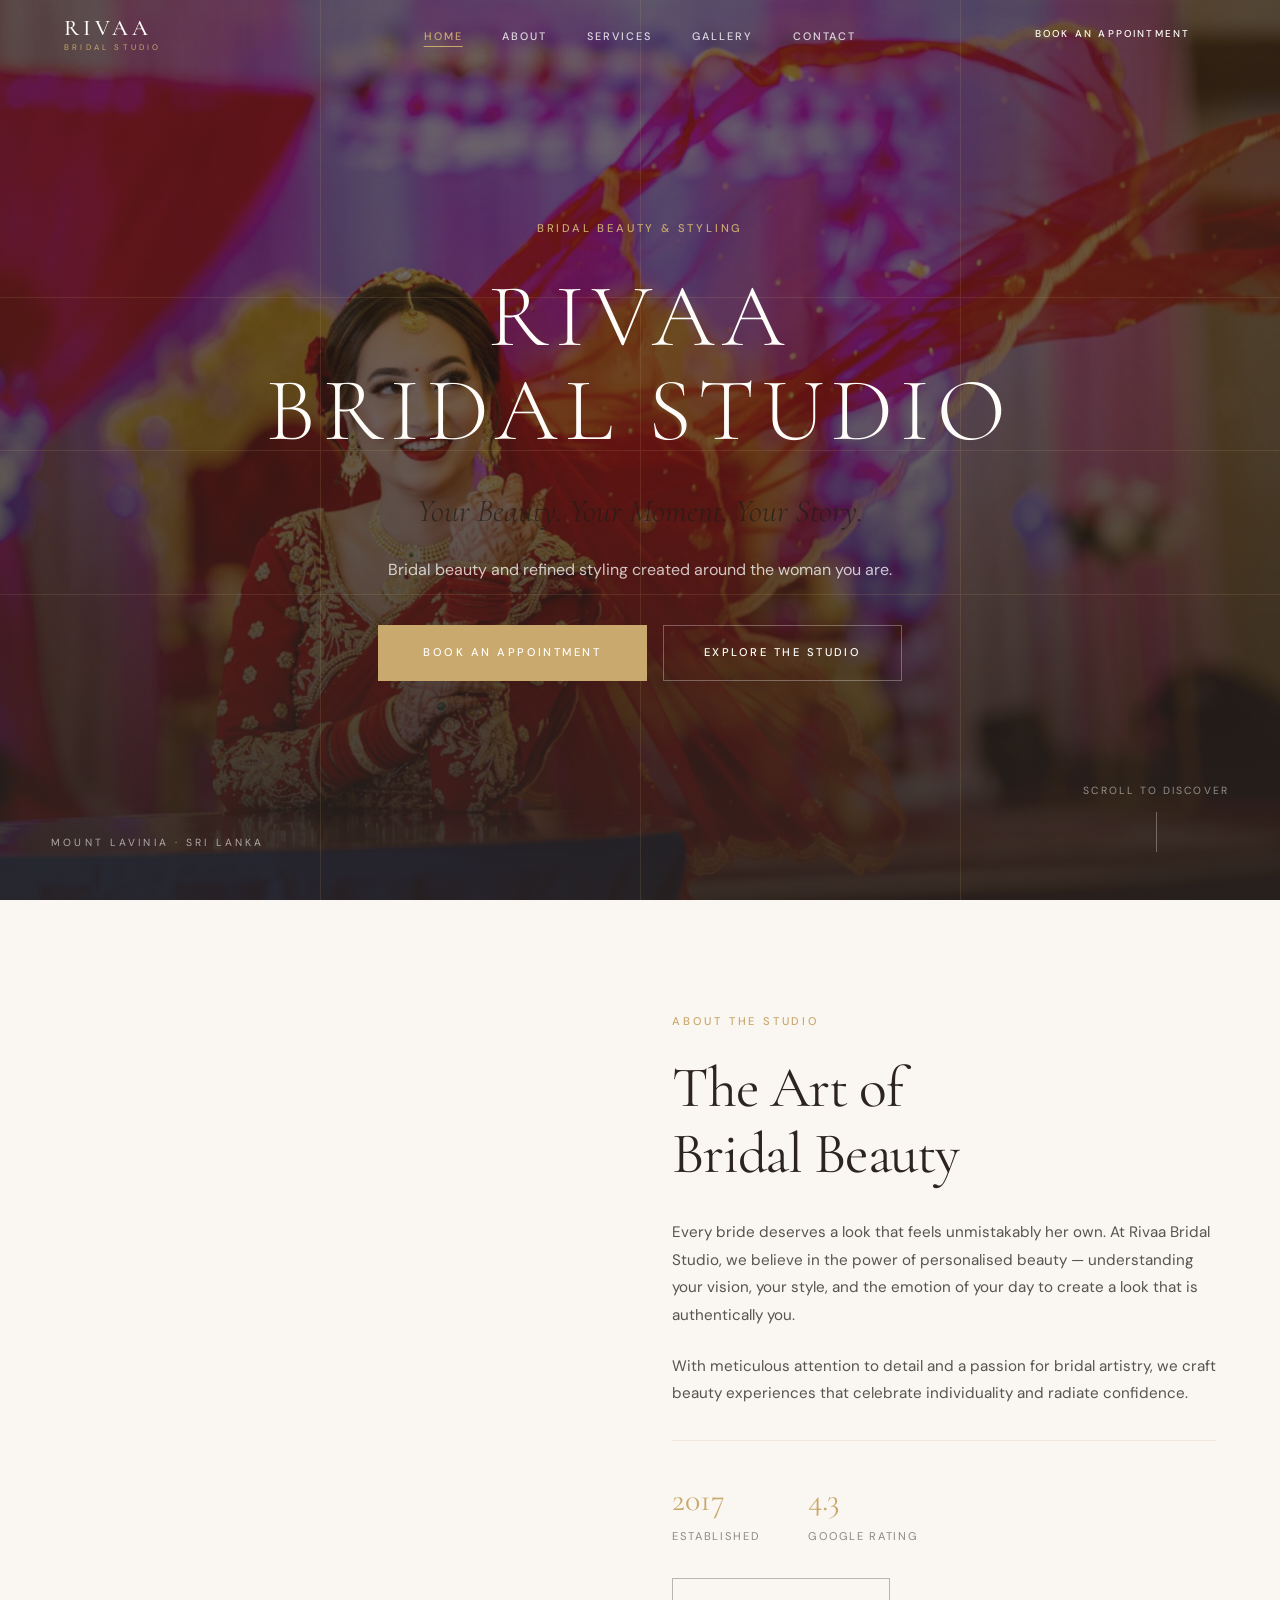
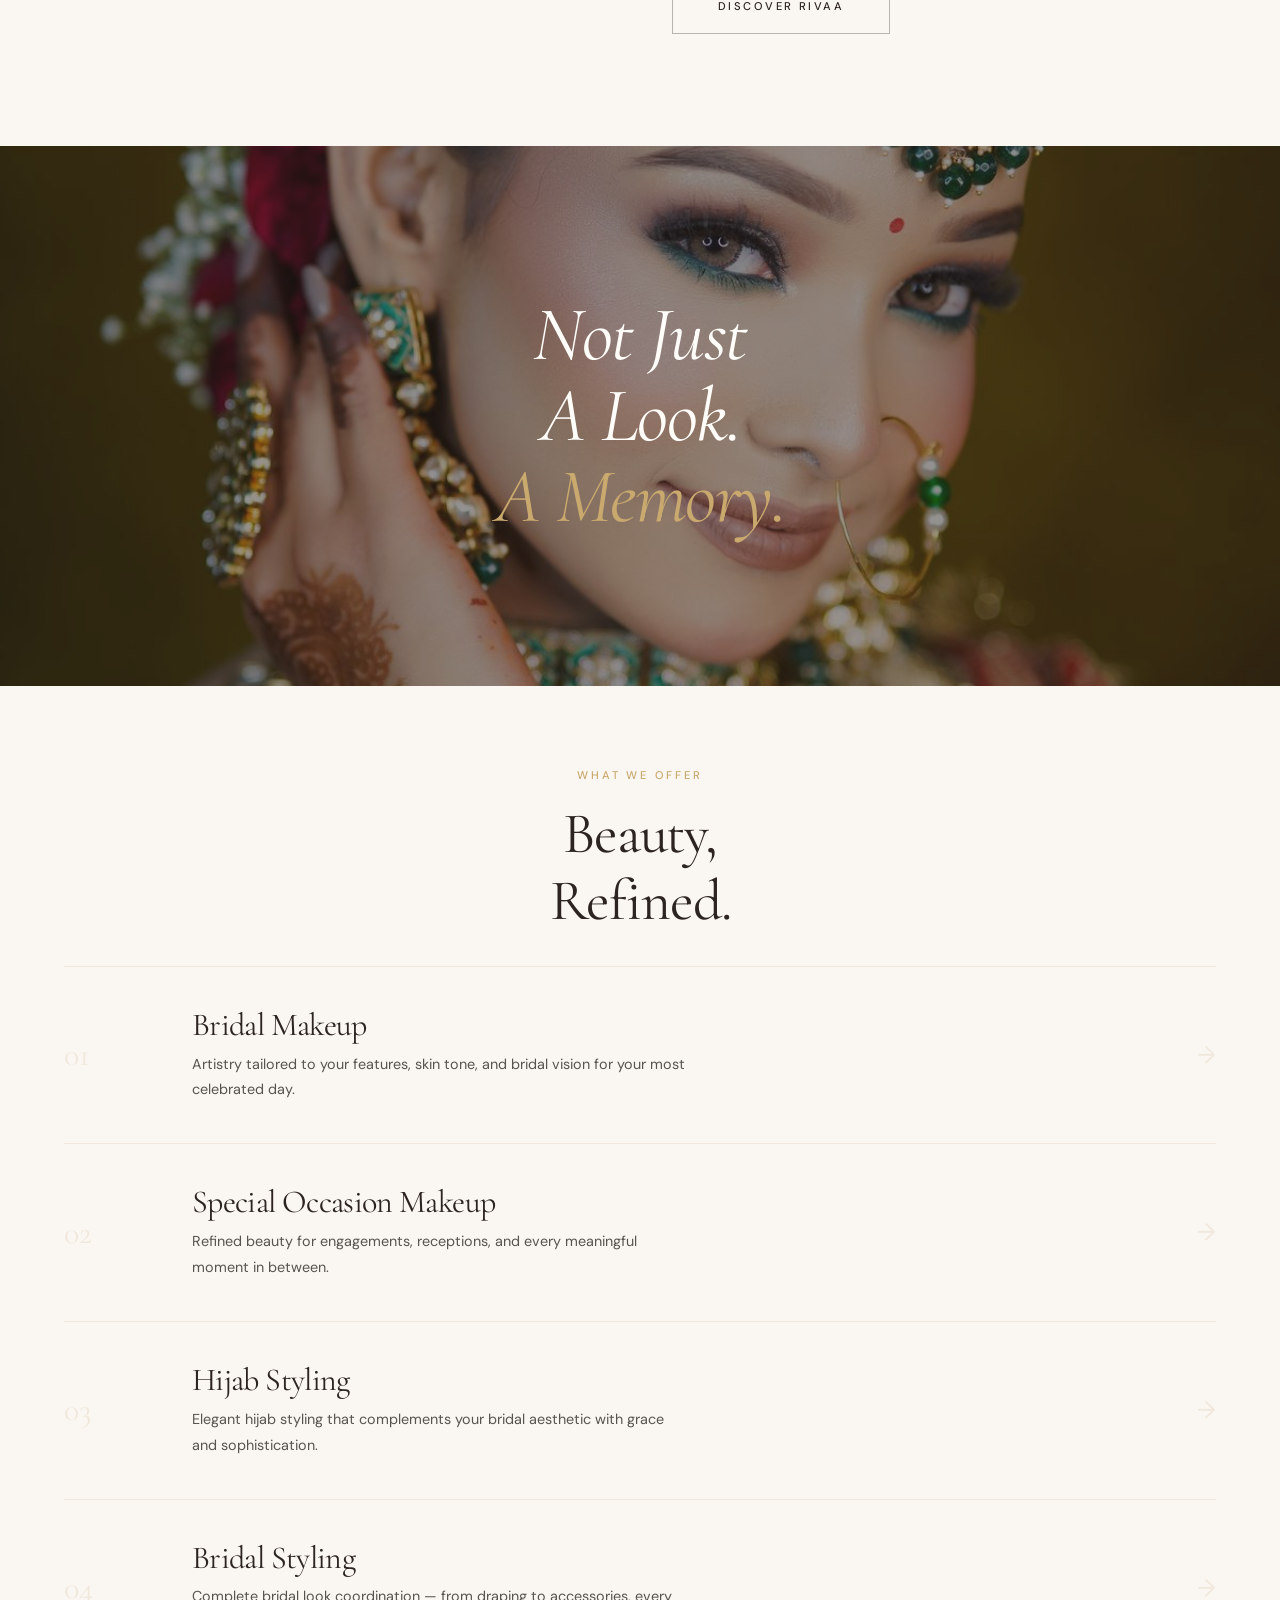
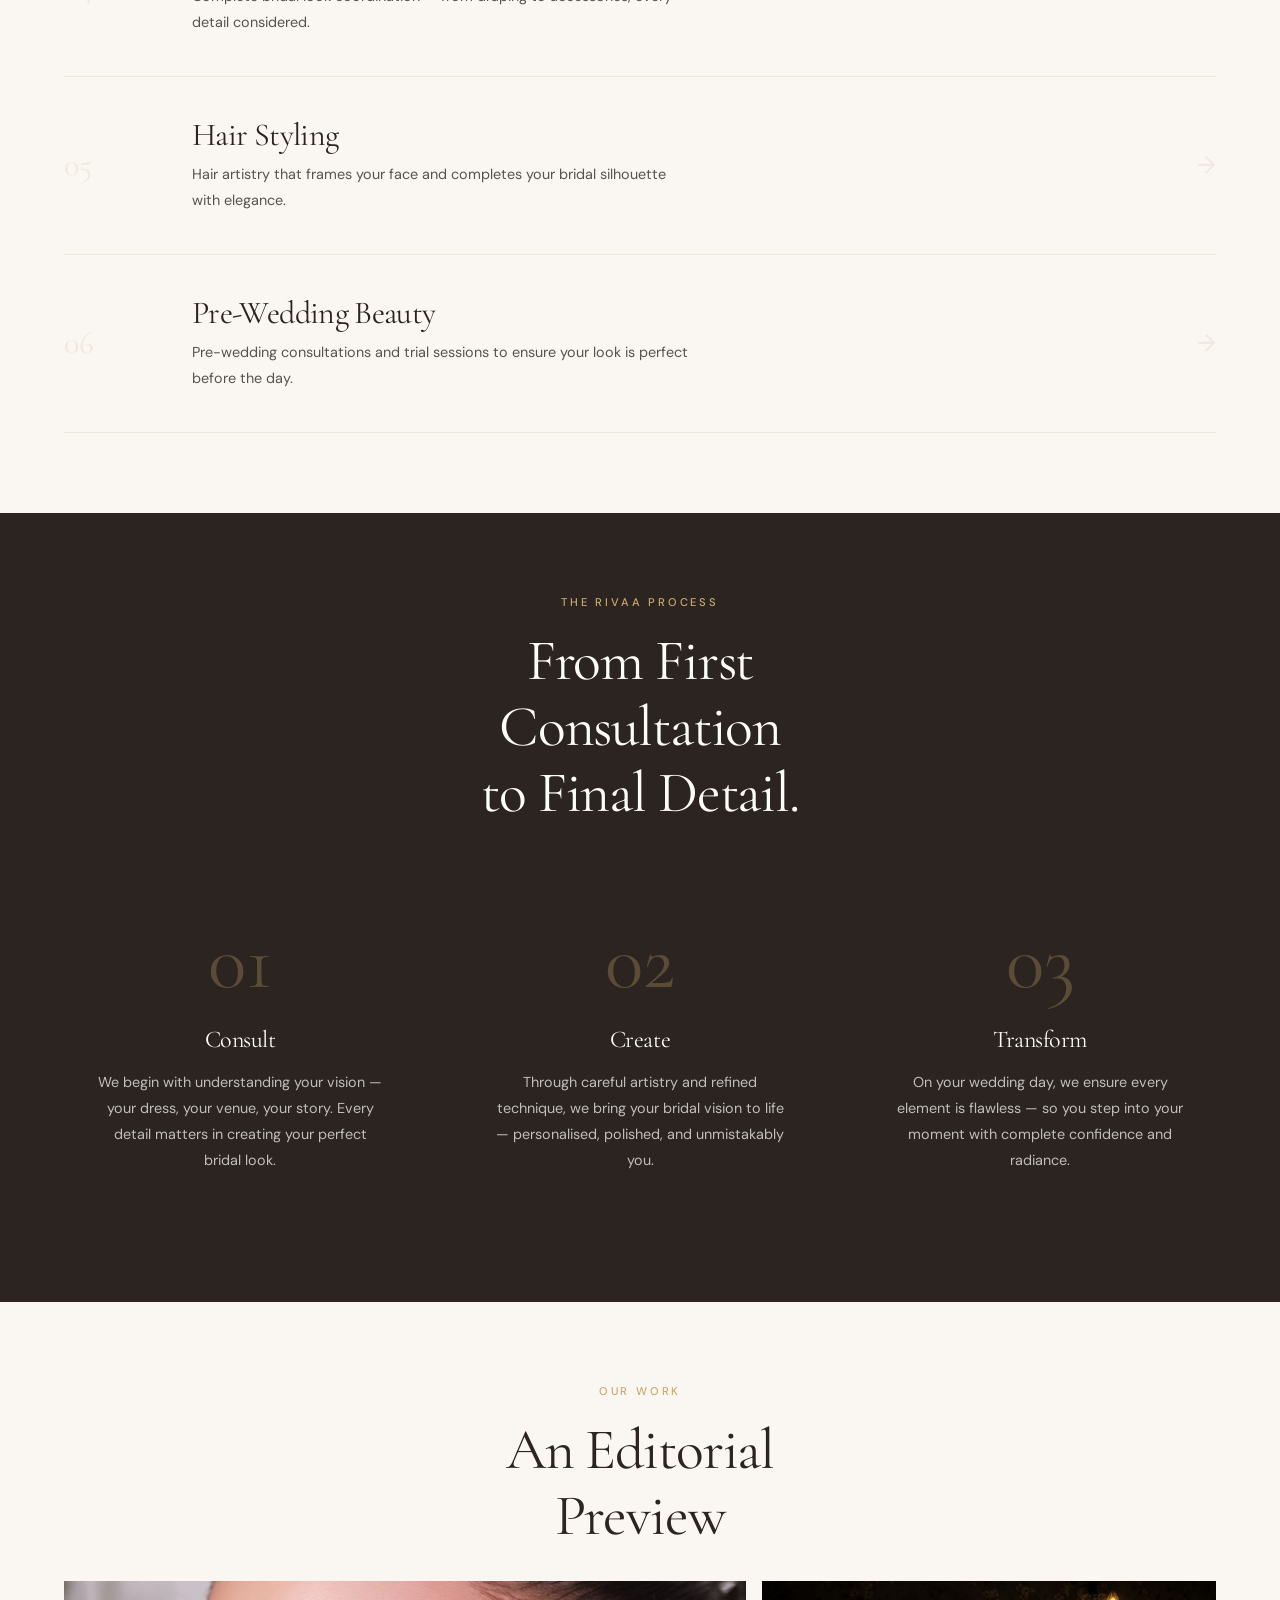
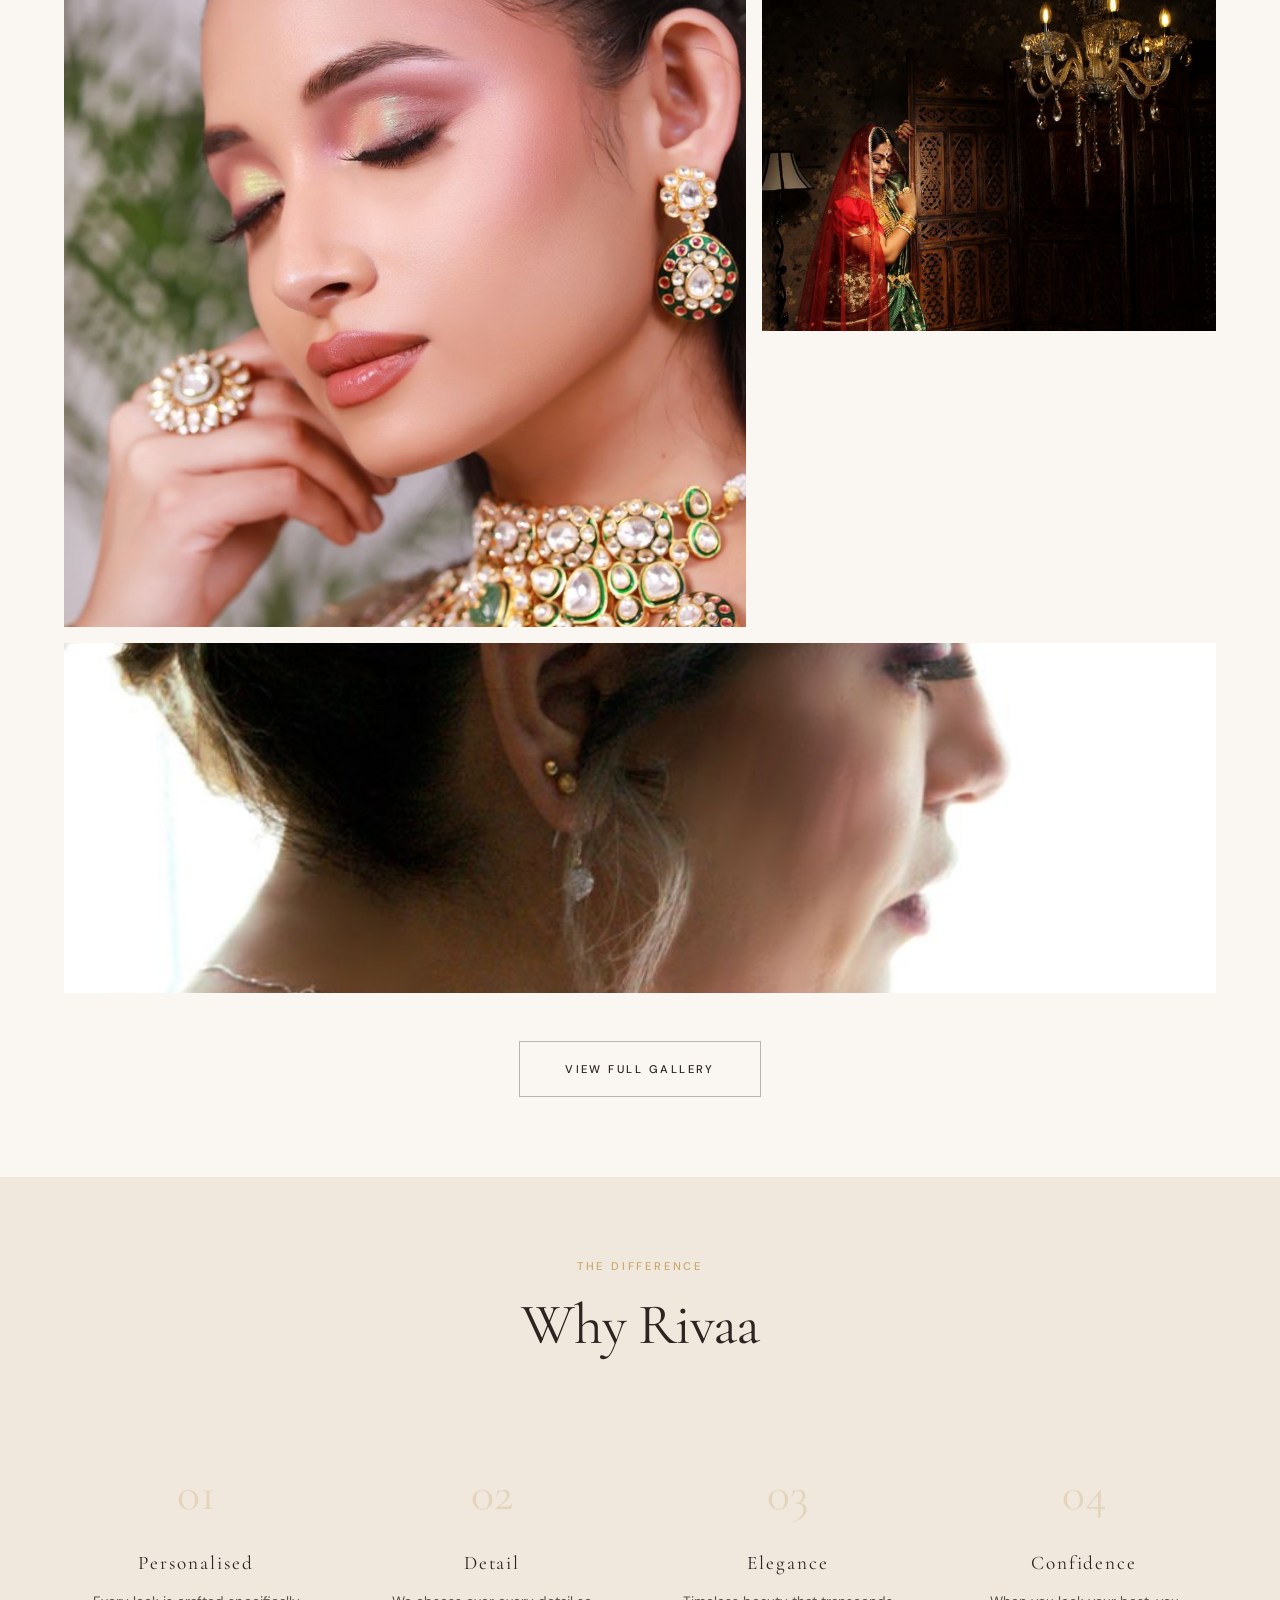
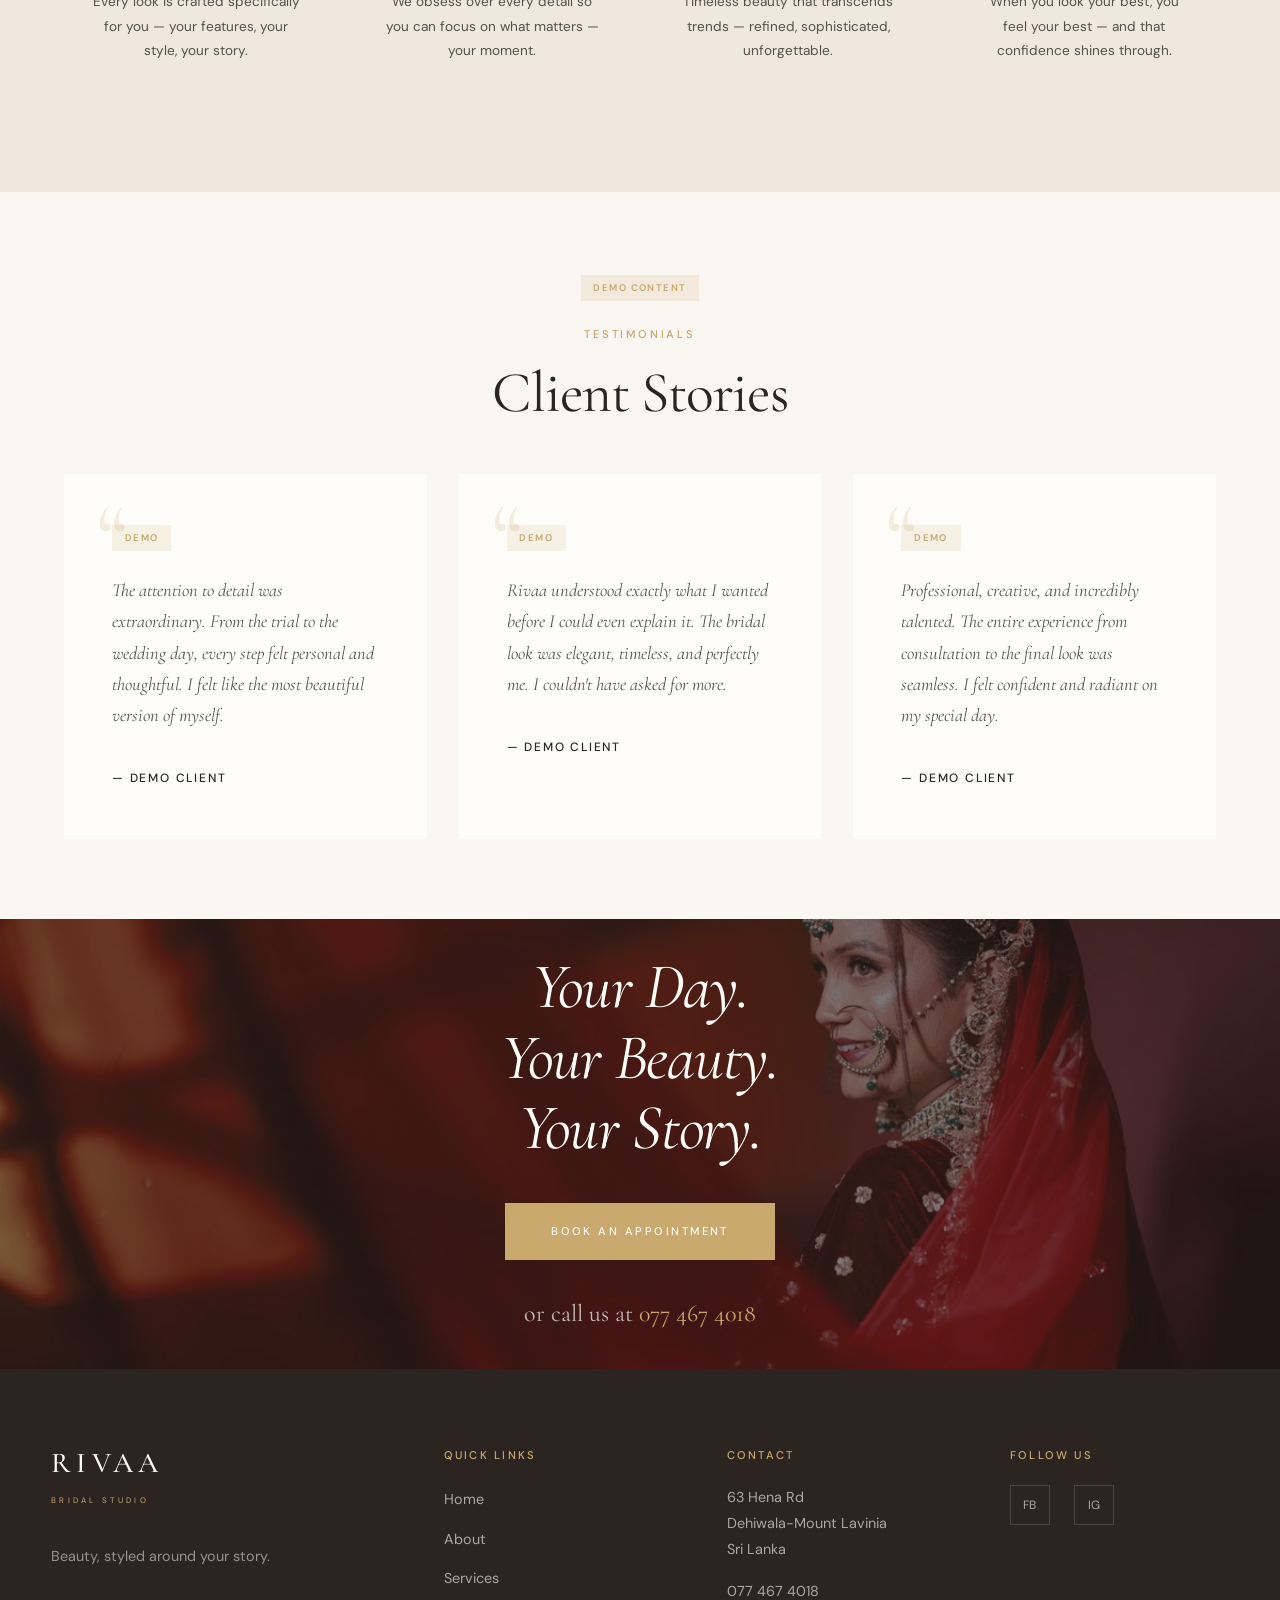
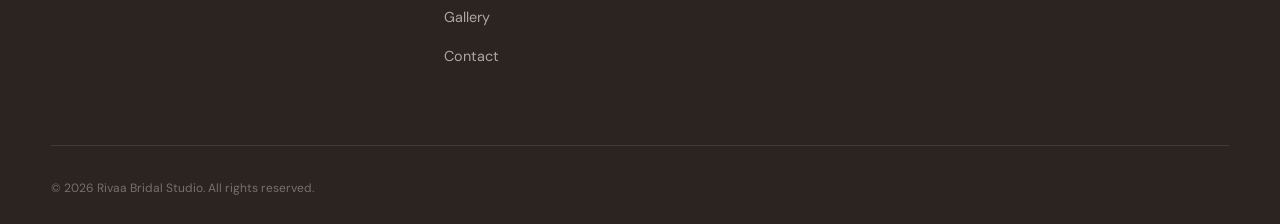
<file: index.html>
<!DOCTYPE html>
<html lang="en">
<head>
    <meta charset="UTF-8">
    <meta name="viewport" content="width=device-width, initial-scale=1.0">
    <meta name="description" content="Rivaa Bridal Studio — Premium bridal beauty and makeup artistry in Mount Lavinia, Sri Lanka. Personalised bridal styling since 2017.">
    <meta name="keywords" content="bridal makeup, Sri Lanka, Mount Lavinia, wedding beauty, bridal styling, hijab styling">
    <title>Rivaa Bridal Studio | Bridal Beauty & Makeup in Mount Lavinia</title>

    <link rel="preconnect" href="https://fonts.googleapis.com">
    <link rel="preconnect" href="https://fonts.gstatic.com" crossorigin>
    <link href="https://fonts.googleapis.com/css2?family=Cormorant+Garamond:ital,wght@0,300;0,400;0,500;1,300;1,400&family=DM+Sans:wght@300;400;500;600&display=swap" rel="stylesheet">

    <link rel="stylesheet" href="css/style.css">
    <link rel="stylesheet" href="css/responsive.css">
    <link rel="stylesheet" href="css/animations.css">
</head>
<body>

    <!-- Page Loader -->
    <div class="page-loader" id="pageLoader">
        <span class="loader-text">RIVAA</span>
    </div>

    <!-- Header -->
    <header class="header" id="header">
        <div class="header-left">
            <a href="index.html" class="logo">
                <span class="logo-main">RIVAA</span>
                <span class="logo-sub">Bridal Studio</span>
            </a>
        </div>
        <nav class="header-nav">
            <ul class="nav-links">
                <li><a href="index.html" class="active">Home</a></li>
                <li><a href="about.html">About</a></li>
                <li><a href="services.html">Services</a></li>
                <li><a href="gallery.html">Gallery</a></li>
                <li><a href="contact.html">Contact</a></li>
            </ul>
        </nav>
        <div class="header-right">
            <a href="contact.html" class="btn">Book an Appointment</a>
        </div>
        <div class="hamburger" id="hamburger">
            <span></span>
            <span></span>
            <span></span>
        </div>
    </header>

    <!-- Mobile Navigation -->
    <nav class="mobile-nav" id="mobileNav">
        <a href="index.html">Home</a>
        <a href="about.html">About</a>
        <a href="services.html">Services</a>
        <a href="gallery.html">Gallery</a>
        <a href="contact.html">Contact</a>
        <div class="mobile-nav-cta">
            <a href="contact.html" class="btn btn-gold">Book an Appointment</a>
        </div>
    </nav>

    <!-- Hero — Bridal 3D Motion -->
    <section class="hero hero-3d" id="hero">
        <div class="hero-bg-3d">
            <div class="hero-image-wrapper">
                <img src="assets/images/hero/hero.jpg" alt="Rivaa Bridal Studio — Bridal beauty and refined styling" class="hero-3d-image">
            </div>
            <div class="hero-3d-overlay"></div>
            <div class="hero-particles" id="heroParticles"></div>
            <div class="hero-3d-grid">
                <div class="grid-line grid-h"></div>
                <div class="grid-line grid-h"></div>
                <div class="grid-line grid-h"></div>
                <div class="grid-line grid-v"></div>
                <div class="grid-line grid-v"></div>
                <div class="grid-line grid-v"></div>
            </div>
            <div class="hero-3d-shimmer"></div>
        </div>
        <div class="hero-overlay"></div>
        <div class="hero-content">
            <span class="label">Bridal Beauty & Styling</span>
            <h1 class="hero-title">RIVAA<br>BRIDAL STUDIO</h1>
            <p class="hero-subtitle">Your Beauty. Your Moment. Your Story.</p>
            <p class="hero-description">Bridal beauty and refined styling created around the woman you are.</p>
            <div class="hero-buttons">
                <a href="contact.html" class="btn btn-gold">Book an Appointment</a>
                <a href="about.html" class="btn btn-ghost">Explore the Studio</a>
            </div>
        </div>
        <div class="hero-bottom">
            <span class="hero-location">Mount Lavinia · Sri Lanka</span>
            <div class="hero-scroll">
                <span>Scroll to Discover</span>
                <div class="hero-scroll-line"></div>
            </div>
        </div>
    </section>

    <!-- Introduction -->
    <section class="section" id="introduction">
        <div class="editorial">
            <div class="editorial-image reveal-left clip-reveal">
                <img src="assets/images/bridal/intro.jpg" alt="Bridal beauty artistry at Rivaa Bridal Studio">
            </div>
            <div class="editorial-content reveal-right">
                <span class="label">About the Studio</span>
                <h2>The Art of<br>Bridal Beauty</h2>
                <p>Every bride deserves a look that feels unmistakably her own. At Rivaa Bridal Studio, we believe in the power of personalised beauty — understanding your vision, your style, and the emotion of your day to create a look that is authentically you.</p>
                <p>With meticulous attention to detail and a passion for bridal artistry, we craft beauty experiences that celebrate individuality and radiate confidence.</p>
                <div class="meta">
                    <div class="meta-item">
                        <span class="number">2017</span>
                        <span class="text">Established</span>
                    </div>
                    <div class="meta-item">
                        <span class="number">4.3</span>
                        <span class="text">Google Rating</span>
                    </div>
                </div>
                <div class="mt-2">
                    <a href="about.html" class="btn btn-outline">Discover Rivaa</a>
                </div>
            </div>
        </div>
    </section>

    <!-- Bridal Statement -->
    <section class="cinematic" id="statement">
        <div class="cinematic-bg">
            <img src="assets/images/bridal/bridal-01.jpg" alt="Bridal beauty — Not just a look, a memory">
        </div>
        <div class="cinematic-content reveal">
            <h2>Not Just<br>A Look.<br><span>A Memory.</span></h2>
        </div>
    </section>

    <!-- Services Preview -->
    <section class="section" id="services-preview">
        <div class="section-title text-center reveal">
            <span class="label">What We Offer</span>
            <h2>Beauty,<br>Refined.</h2>
        </div>
        <div class="services-list stagger-children">
            <div class="service-row reveal">
                <span class="service-number">01</span>
                <div class="service-info">
                    <h3>Bridal Makeup</h3>
                    <p>Artistry tailored to your features, skin tone, and bridal vision for your most celebrated day.</p>
                </div>
                <span class="service-arrow">→</span>
            </div>
            <div class="service-row reveal">
                <span class="service-number">02</span>
                <div class="service-info">
                    <h3>Special Occasion Makeup</h3>
                    <p>Refined beauty for engagements, receptions, and every meaningful moment in between.</p>
                </div>
                <span class="service-arrow">→</span>
            </div>
            <div class="service-row reveal">
                <span class="service-number">03</span>
                <div class="service-info">
                    <h3>Hijab Styling</h3>
                    <p>Elegant hijab styling that complements your bridal aesthetic with grace and sophistication.</p>
                </div>
                <span class="service-arrow">→</span>
            </div>
            <div class="service-row reveal">
                <span class="service-number">04</span>
                <div class="service-info">
                    <h3>Bridal Styling</h3>
                    <p>Complete bridal look coordination — from draping to accessories, every detail considered.</p>
                </div>
                <span class="service-arrow">→</span>
            </div>
            <div class="service-row reveal">
                <span class="service-number">05</span>
                <div class="service-info">
                    <h3>Hair Styling</h3>
                    <p>Hair artistry that frames your face and completes your bridal silhouette with elegance.</p>
                </div>
                <span class="service-arrow">→</span>
            </div>
            <div class="service-row reveal">
                <span class="service-number">06</span>
                <div class="service-info">
                    <h3>Pre-Wedding Beauty</h3>
                    <p>Pre-wedding consultations and trial sessions to ensure your look is perfect before the day.</p>
                </div>
                <span class="service-arrow">→</span>
            </div>
        </div>
    </section>

    <!-- Bridal Experience -->
    <section class="section section-dark" id="experience">
        <div class="section-title text-center reveal">
            <span class="label">The Rivaa Process</span>
            <h2>From First<br>Consultation<br>to Final Detail.</h2>
        </div>
        <div class="experience-steps stagger-children">
            <div class="experience-step reveal">
                <div class="step-number">01</div>
                <h3>Consult</h3>
                <p>We begin with understanding your vision — your dress, your venue, your story. Every detail matters in creating your perfect bridal look.</p>
            </div>
            <div class="experience-step reveal">
                <div class="step-number">02</div>
                <h3>Create</h3>
                <p>Through careful artistry and refined technique, we bring your bridal vision to life — personalised, polished, and unmistakably you.</p>
            </div>
            <div class="experience-step reveal">
                <div class="step-number">03</div>
                <h3>Transform</h3>
                <p>On your wedding day, we ensure every element is flawless — so you step into your moment with complete confidence and radiance.</p>
            </div>
        </div>
    </section>

    <!-- Editorial Gallery Preview -->
    <section class="section" id="gallery-preview">
        <div class="section-title text-center reveal">
            <span class="label">Our Work</span>
            <h2>An Editorial<br>Preview</h2>
        </div>
        <div class="editorial-gallery">
            <div class="gallery-item reveal-scale">
                <img src="assets/images/gallery/gallery-01.jpg" alt="Bridal beauty editorial — Rivaa Bridal Studio">
            </div>
            <div class="gallery-item reveal-scale" style="transition-delay: 0.1s;">
                <img src="assets/images/gallery/gallery-02.jpg" alt="Bridal makeup artistry — Rivaa Bridal Studio">
            </div>
            <div class="gallery-item reveal-scale" style="transition-delay: 0.2s;">
                <img src="assets/images/gallery/gallery-03.jpg" alt="Bridal styling showcase — Rivaa Bridal Studio">
            </div>
        </div>
        <div class="text-center mt-3 reveal">
            <a href="gallery.html" class="btn btn-outline">View Full Gallery</a>
        </div>
    </section>

    <!-- Why Rivaa -->
    <section class="section" id="why-rivaa" style="background: var(--beige);">
        <div class="section-title text-center reveal">
            <span class="label">The Difference</span>
            <h2>Why Rivaa</h2>
        </div>
        <div class="why-grid stagger-children">
            <div class="why-item reveal">
                <div class="why-number">01</div>
                <h4>Personalised</h4>
                <p>Every look is crafted specifically for you — your features, your style, your story.</p>
            </div>
            <div class="why-item reveal">
                <div class="why-number">02</div>
                <h4>Detail</h4>
                <p>We obsess over every detail so you can focus on what matters — your moment.</p>
            </div>
            <div class="why-item reveal">
                <div class="why-number">03</div>
                <h4>Elegance</h4>
                <p>Timeless beauty that transcends trends — refined, sophisticated, unforgettable.</p>
            </div>
            <div class="why-item reveal">
                <div class="why-number">04</div>
                <h4>Confidence</h4>
                <p>When you look your best, you feel your best — and that confidence shines through.</p>
            </div>
        </div>
    </section>

    <!-- Testimonials -->
    <section class="section" id="testimonials">
        <div class="section-title text-center reveal">
            <div class="demo-badge">Demo Content</div>
            <span class="label">Testimonials</span>
            <h2>Client Stories</h2>
        </div>
        <div class="testimonials-grid stagger-children">
            <div class="testimonial-card reveal">
                <div class="demo-badge">Demo</div>
                <p>The attention to detail was extraordinary. From the trial to the wedding day, every step felt personal and thoughtful. I felt like the most beautiful version of myself.</p>
                <span class="testimonial-author">— Demo Client</span>
            </div>
            <div class="testimonial-card reveal">
                <div class="demo-badge">Demo</div>
                <p>Rivaa understood exactly what I wanted before I could even explain it. The bridal look was elegant, timeless, and perfectly me. I couldn't have asked for more.</p>
                <span class="testimonial-author">— Demo Client</span>
            </div>
            <div class="testimonial-card reveal">
                <div class="demo-badge">Demo</div>
                <p>Professional, creative, and incredibly talented. The entire experience from consultation to the final look was seamless. I felt confident and radiant on my special day.</p>
                <span class="testimonial-author">— Demo Client</span>
            </div>
        </div>
    </section>

    <!-- Final CTA -->
    <section class="final-cta" id="final-cta">
        <div class="final-cta-bg">
            <img src="assets/images/bridal/bridal-02.jpg" alt="Your day, your beauty, your story — Rivaa Bridal Studio">
        </div>
        <div class="final-cta-content reveal">
            <h2>Your Day.<br>Your Beauty.<br>Your Story.</h2>
            <a href="contact.html" class="btn btn-gold">Book an Appointment</a>
            <p class="final-cta-phone">or call us at <a href="tel:+94774674018">077 467 4018</a></p>
        </div>
    </section>

    <!-- Footer -->
    <footer class="footer">
        <div class="footer-grid">
            <div class="footer-brand">
                <div class="logo">
                    <span class="logo-main">RIVAA</span>
                    <span class="logo-sub">Bridal Studio</span>
                </div>
                <p class="mt-1">Beauty, styled around your story.</p>
            </div>
            <div class="footer-col">
                <h4>Quick Links</h4>
                <ul>
                    <li><a href="index.html">Home</a></li>
                    <li><a href="about.html">About</a></li>
                    <li><a href="services.html">Services</a></li>
                    <li><a href="gallery.html">Gallery</a></li>
                    <li><a href="contact.html">Contact</a></li>
                </ul>
            </div>
            <div class="footer-col">
                <h4>Contact</h4>
                <p>63 Hena Rd<br>Dehiwala-Mount Lavinia<br>Sri Lanka</p>
                <p class="mt-1"><a href="tel:+94774674018" class="phone-link">077 467 4018</a></p>
            </div>
            <div class="footer-col">
                <h4>Follow Us</h4>
                <div class="footer-social">
                    <a href="https://www.facebook.com/rivaabridalstudio/" target="_blank" rel="noopener noreferrer" aria-label="Facebook">FB</a>
                    <a href="https://www.instagram.com/rivaa_bridal_studio/" target="_blank" rel="noopener noreferrer" aria-label="Instagram">IG</a>
                </div>
            </div>
        </div>
        <div class="footer-bottom">
            <p>&copy; 2026 Rivaa Bridal Studio. All rights reserved.</p>
        </div>
    </footer>

    <script src="js/main.js"></script>
</body>
</html>
</file>
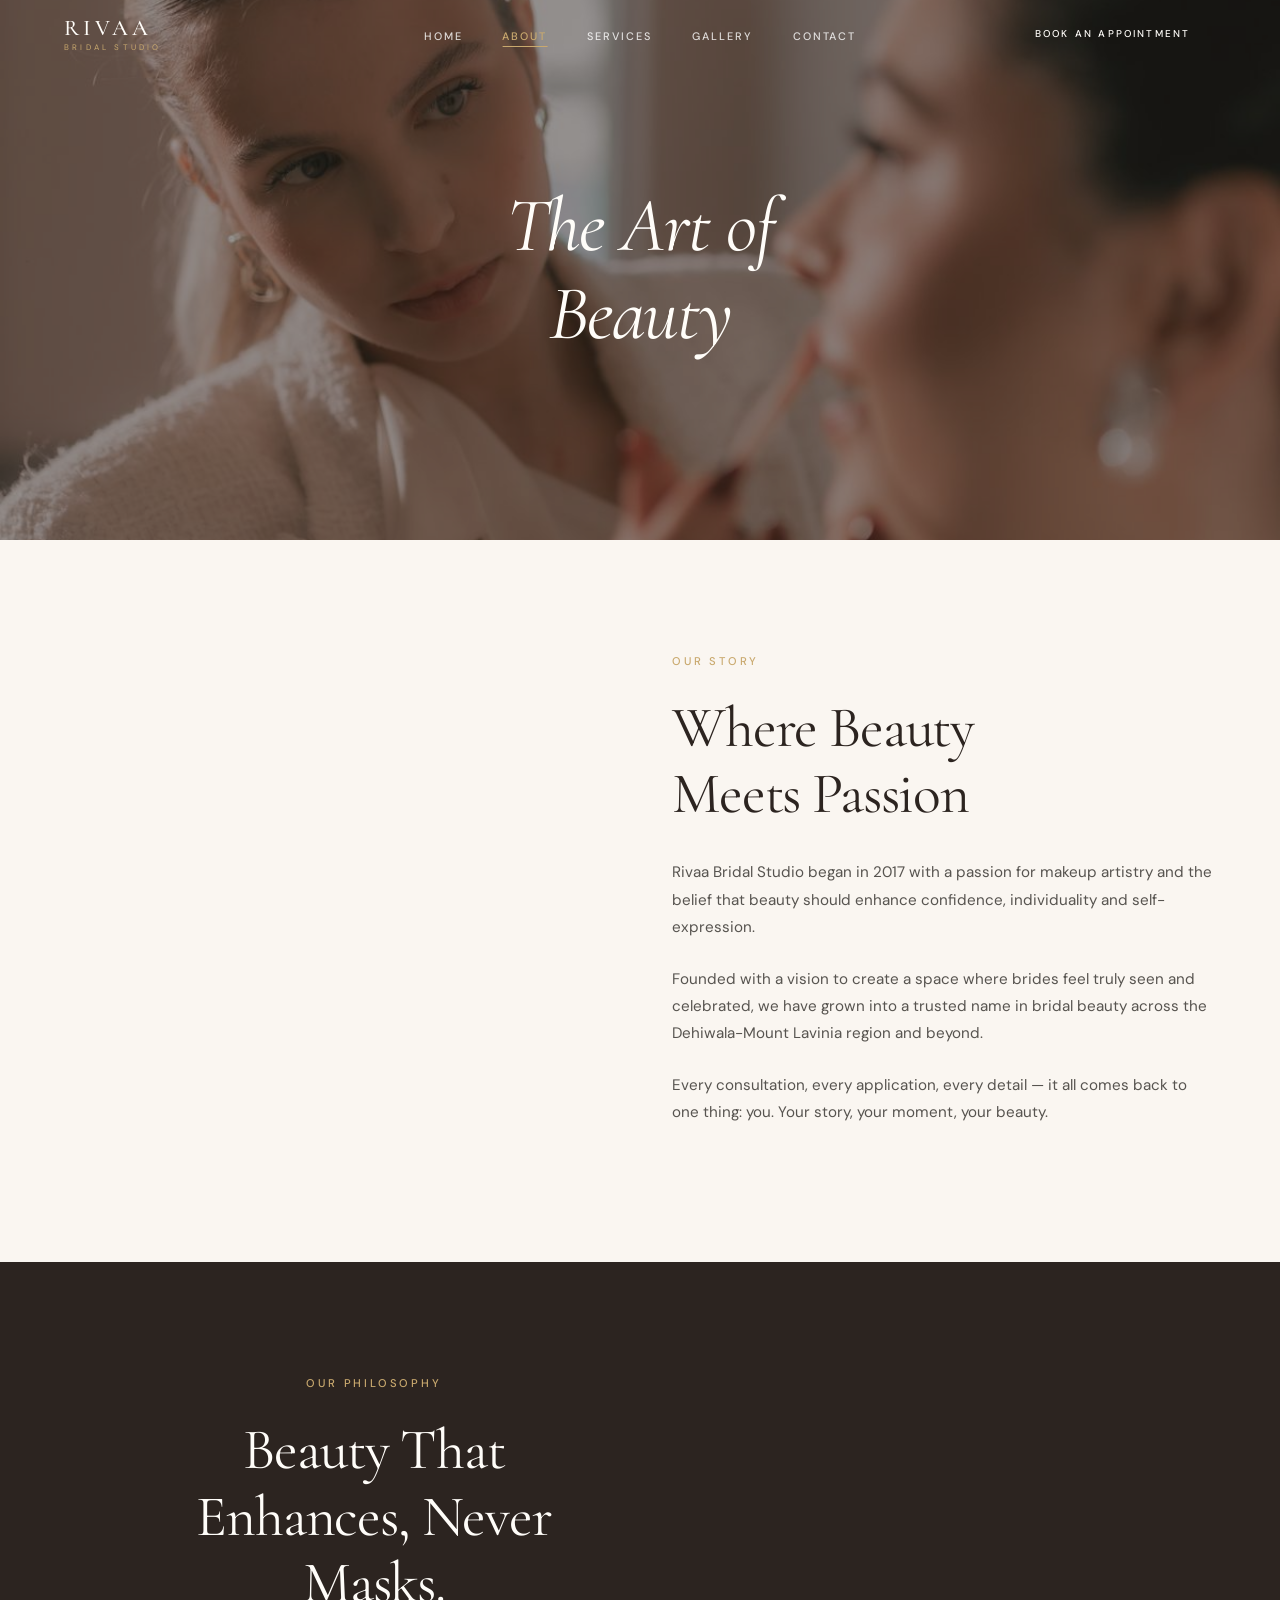
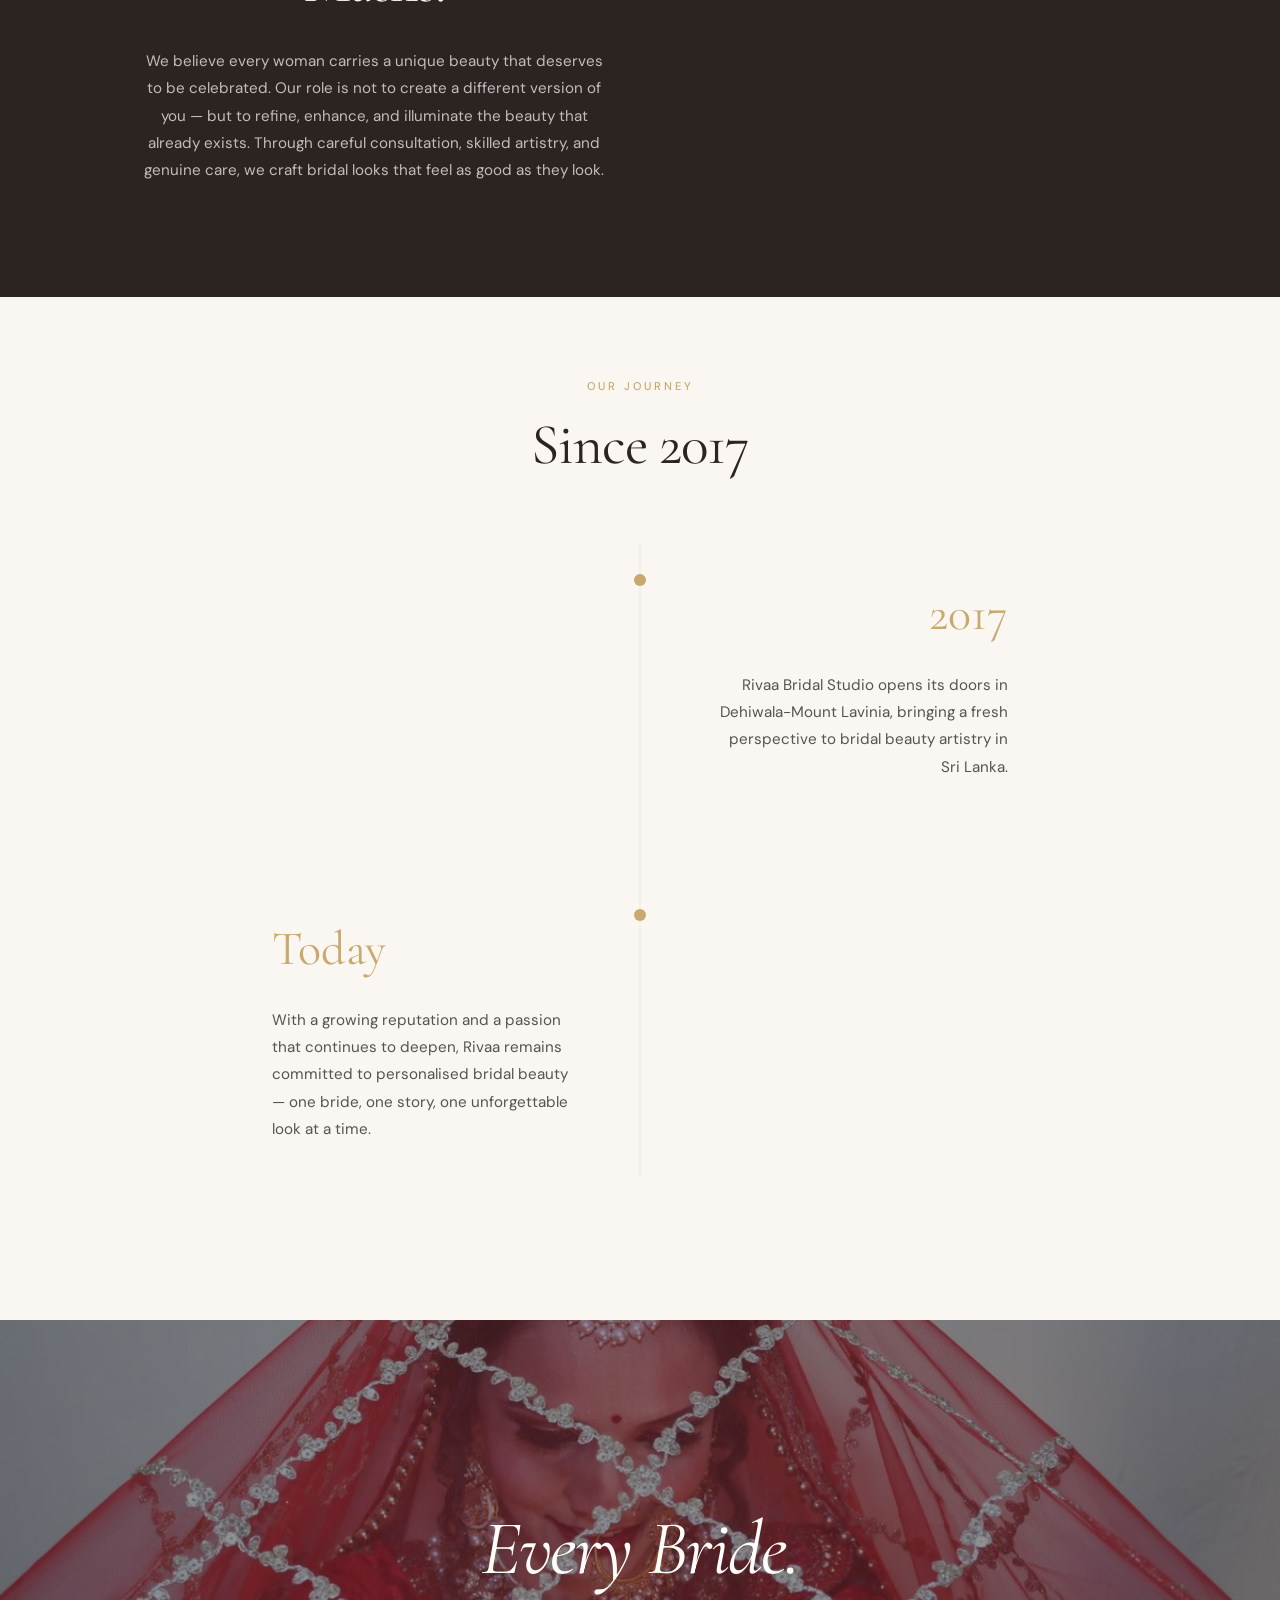
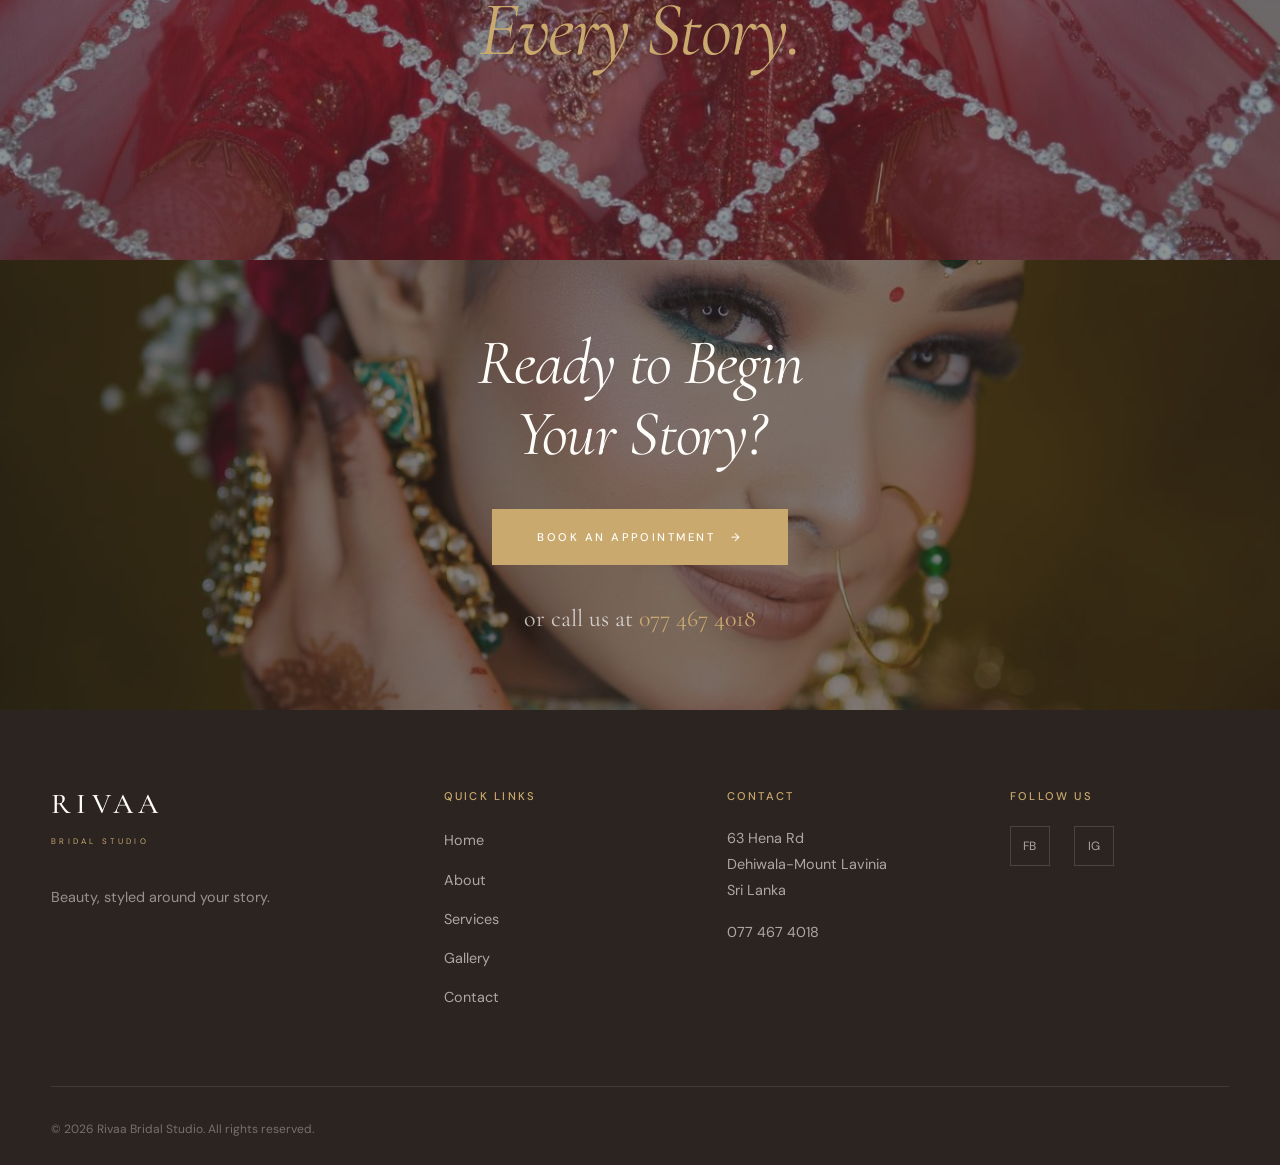
<file: about.html>
<!DOCTYPE html>
<html lang="en">
<head>
    <meta charset="UTF-8">
    <meta name="viewport" content="width=device-width, initial-scale=1.0">
    <meta name="description" content="About Rivaa Bridal Studio — Our story, philosophy, and passion for bridal beauty. Established in 2017 in Mount Lavinia, Sri Lanka.">
    <title>About | Rivaa Bridal Studio — Our Story & Philosophy</title>

    <link rel="preconnect" href="https://fonts.googleapis.com">
    <link rel="preconnect" href="https://fonts.gstatic.com" crossorigin>
    <link href="https://fonts.googleapis.com/css2?family=Cormorant+Garamond:ital,wght@0,300;0,400;0,500;1,300;1,400&family=DM+Sans:wght@300;400;500;600&display=swap" rel="stylesheet">

    <link rel="stylesheet" href="css/style.css">
    <link rel="stylesheet" href="css/responsive.css">
    <link rel="stylesheet" href="css/animations.css">
</head>
<body class="page-transition">

    <!-- Header -->
    <header class="header scrolled" id="header">
        <div class="header-left">
            <a href="index.html" class="logo">
                <span class="logo-main">RIVAA</span>
                <span class="logo-sub">Bridal Studio</span>
            </a>
        </div>
        <nav class="header-nav">
            <ul class="nav-links">
                <li><a href="index.html">Home</a></li>
                <li><a href="about.html" class="active">About</a></li>
                <li><a href="services.html">Services</a></li>
                <li><a href="gallery.html">Gallery</a></li>
                <li><a href="contact.html">Contact</a></li>
            </ul>
        </nav>
        <div class="header-right">
            <a href="contact.html" class="btn">Book an Appointment</a>
        </div>
        <div class="hamburger" id="hamburger">
            <span></span>
            <span></span>
            <span></span>
        </div>
    </header>

    <!-- Mobile Navigation -->
    <nav class="mobile-nav" id="mobileNav">
        <a href="index.html">Home</a>
        <a href="about.html">About</a>
        <a href="services.html">Services</a>
        <a href="gallery.html">Gallery</a>
        <a href="contact.html">Contact</a>
        <div class="mobile-nav-cta">
            <a href="contact.html" class="btn btn-gold btn-arrow">Book an Appointment<span class="btn-arrow-icon">→</span></a>
        </div>
    </nav>

    <!-- Page Hero -->
    <section class="page-hero">
        <div class="page-hero-bg">
            <img src="assets/images/studio/studio-01.jpg" alt="Rivaa Bridal Studio — The art of beauty">
        </div>
        <div class="page-hero-content">
            <h1>The Art of<br>Beauty</h1>
        </div>
    </section>

    <!-- Studio Story -->
    <section class="section">
        <div class="editorial">
            <div class="editorial-image reveal-left clip-reveal">
                <img src="assets/images/studio/studio-02.jpg" alt="Inside Rivaa Bridal Studio — Our story and passion">
            </div>
            <div class="editorial-content reveal-right">
                <span class="label">Our Story</span>
                <h2>Where Beauty<br>Meets Passion</h2>
                <p>Rivaa Bridal Studio began in 2017 with a passion for makeup artistry and the belief that beauty should enhance confidence, individuality and self-expression.</p>
                <p>Founded with a vision to create a space where brides feel truly seen and celebrated, we have grown into a trusted name in bridal beauty across the Dehiwala-Mount Lavinia region and beyond.</p>
                <p>Every consultation, every application, every detail — it all comes back to one thing: you. Your story, your moment, your beauty.</p>
            </div>
        </div>
    </section>

    <!-- Philosophy -->
    <section class="section section-dark" id="philosophy">
        <div class="editorial" style="max-width: 1000px;">
            <div class="editorial-content reveal" style="text-align: center;">
                <span class="label">Our Philosophy</span>
                <h2>Beauty That<br>Enhances, Never Masks.</h2>
                <p style="max-width: 600px; margin: 0 auto;">We believe every woman carries a unique beauty that deserves to be celebrated. Our role is not to create a different version of you — but to refine, enhance, and illuminate the beauty that already exists. Through careful consultation, skilled artistry, and genuine care, we craft bridal looks that feel as good as they look.</p>
            </div>
        </div>
    </section>

    <!-- Timeline -->
    <section class="section">
        <div class="section-title text-center reveal">
            <span class="label">Our Journey</span>
            <h2>Since 2017</h2>
        </div>
        <div class="timeline">
            <div class="timeline-item reveal">
                <div class="timeline-content">
                    <div class="timeline-year">2017</div>
                    <p>Rivaa Bridal Studio opens its doors in Dehiwala-Mount Lavinia, bringing a fresh perspective to bridal beauty artistry in Sri Lanka.</p>
                </div>
            </div>
            <div class="timeline-item reveal">
                <div class="timeline-content">
                    <div class="timeline-year">Today</div>
                    <p>With a growing reputation and a passion that continues to deepen, Rivaa remains committed to personalised bridal beauty — one bride, one story, one unforgettable look at a time.</p>
                </div>
            </div>
        </div>
    </section>

    <!-- Editorial Image -->
    <section class="cinematic">
        <div class="cinematic-bg">
            <img src="assets/images/bridal/bridal-03.jpg" alt="Bridal beauty artistry at Rivaa">
        </div>
        <div class="cinematic-content reveal">
            <h2>Every Bride.<br><span>Every Story.</span></h2>
        </div>
    </section>

    <!-- CTA -->
    <section class="final-cta">
        <div class="final-cta-bg">
            <img src="assets/images/bridal/bridal-01.jpg" alt="Book your bridal consultation at Rivaa Bridal Studio">
        </div>
        <div class="final-cta-content reveal">
            <h2>Ready to Begin<br>Your Story?</h2>
            <a href="contact.html" class="btn btn-gold btn-arrow">Book an Appointment<span class="btn-arrow-icon">→</span></a>
            <p class="final-cta-phone">or call us at <a href="tel:+94774674018">077 467 4018</a></p>
        </div>
    </section>

    <!-- Footer -->
    <footer class="footer">
        <div class="footer-grid">
            <div class="footer-brand">
                <div class="logo">
                    <span class="logo-main">RIVAA</span>
                    <span class="logo-sub">Bridal Studio</span>
                </div>
                <p class="mt-1">Beauty, styled around your story.</p>
            </div>
            <div class="footer-col">
                <h4>Quick Links</h4>
                <ul>
                    <li><a href="index.html">Home</a></li>
                    <li><a href="about.html">About</a></li>
                    <li><a href="services.html">Services</a></li>
                    <li><a href="gallery.html">Gallery</a></li>
                    <li><a href="contact.html">Contact</a></li>
                </ul>
            </div>
            <div class="footer-col">
                <h4>Contact</h4>
                <p>63 Hena Rd<br>Dehiwala-Mount Lavinia<br>Sri Lanka</p>
                <p class="mt-1"><a href="tel:+94774674018" class="phone-link">077 467 4018</a></p>
            </div>
            <div class="footer-col">
                <h4>Follow Us</h4>
                <div class="footer-social">
                    <a href="https://www.facebook.com/rivaabridalstudio/" target="_blank" rel="noopener noreferrer" aria-label="Facebook">FB</a>
                    <a href="https://www.instagram.com/rivaa_bridal_studio/" target="_blank" rel="noopener noreferrer" aria-label="Instagram">IG</a>
                </div>
            </div>
        </div>
        <div class="footer-bottom">
            <p>&copy; 2026 Rivaa Bridal Studio. All rights reserved.</p>
        </div>
    </footer>

    <script src="js/main.js"></script>
</body>
</html>
</file>
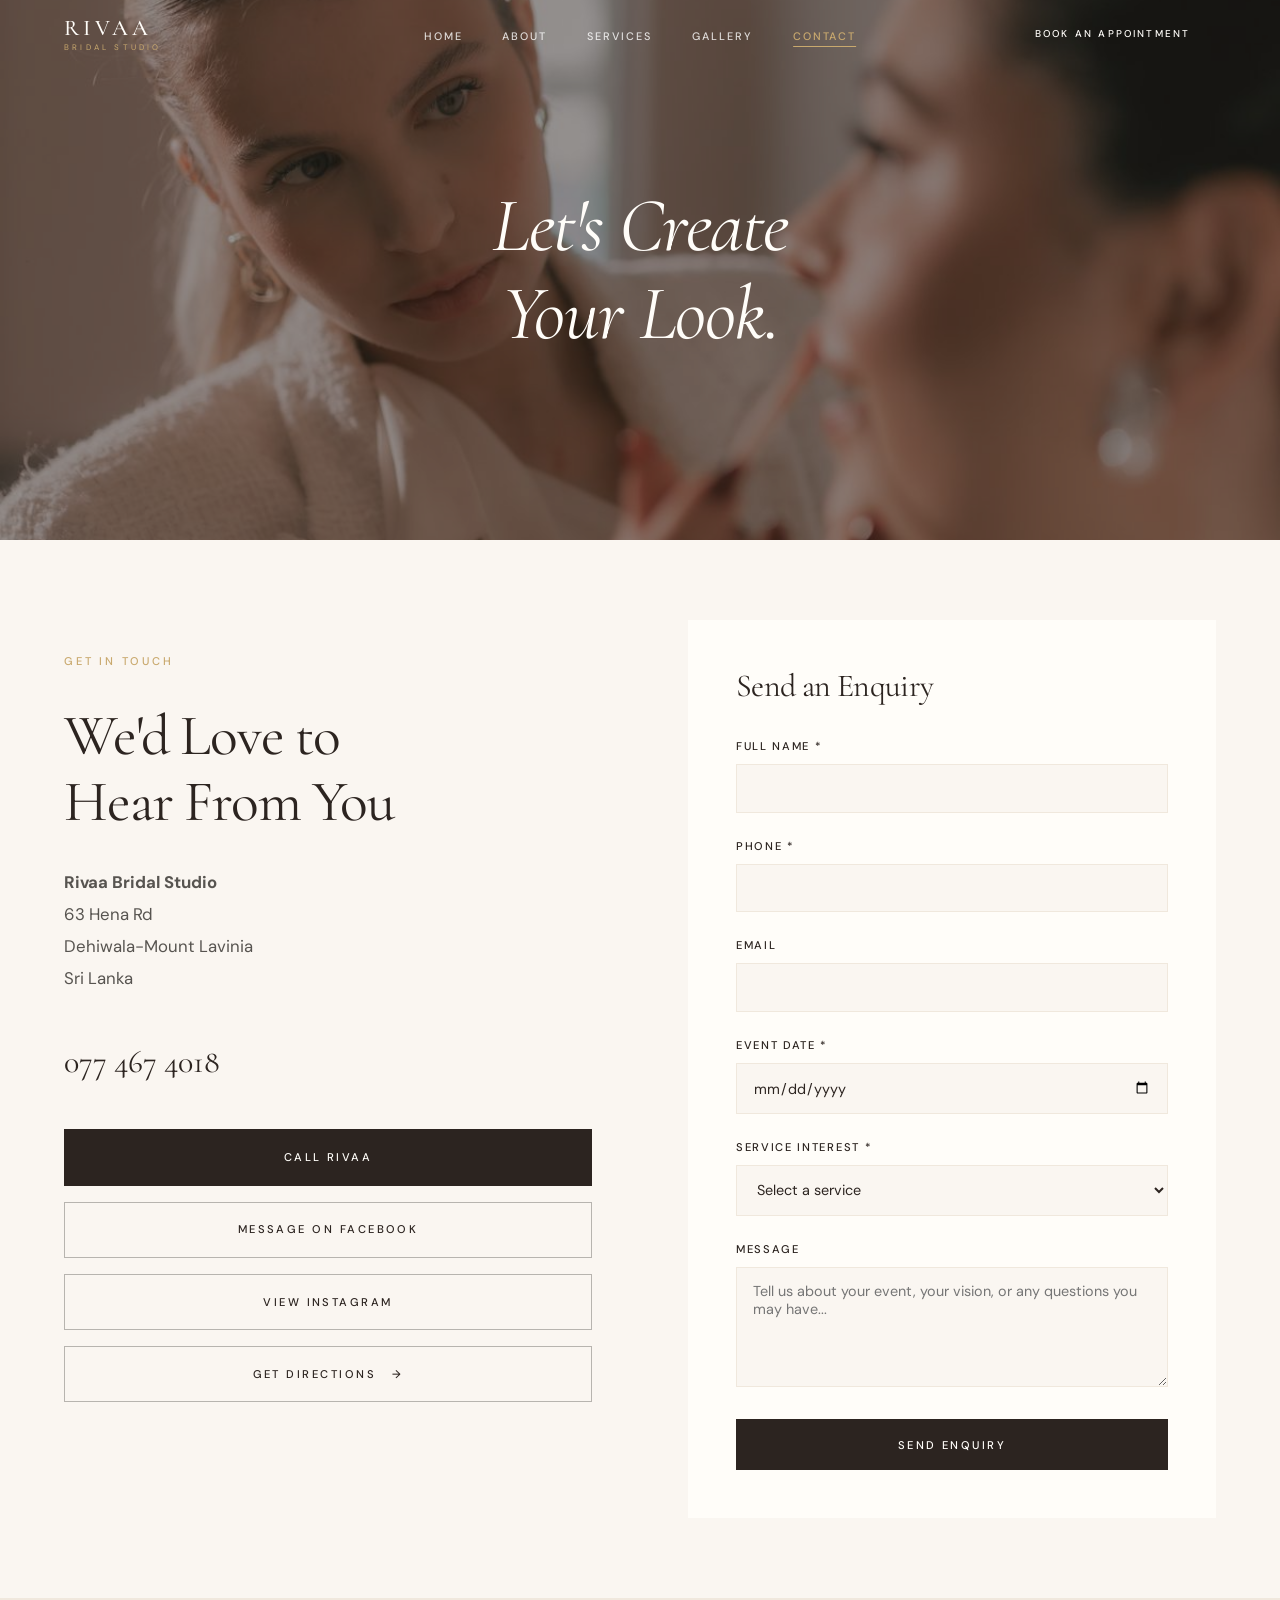
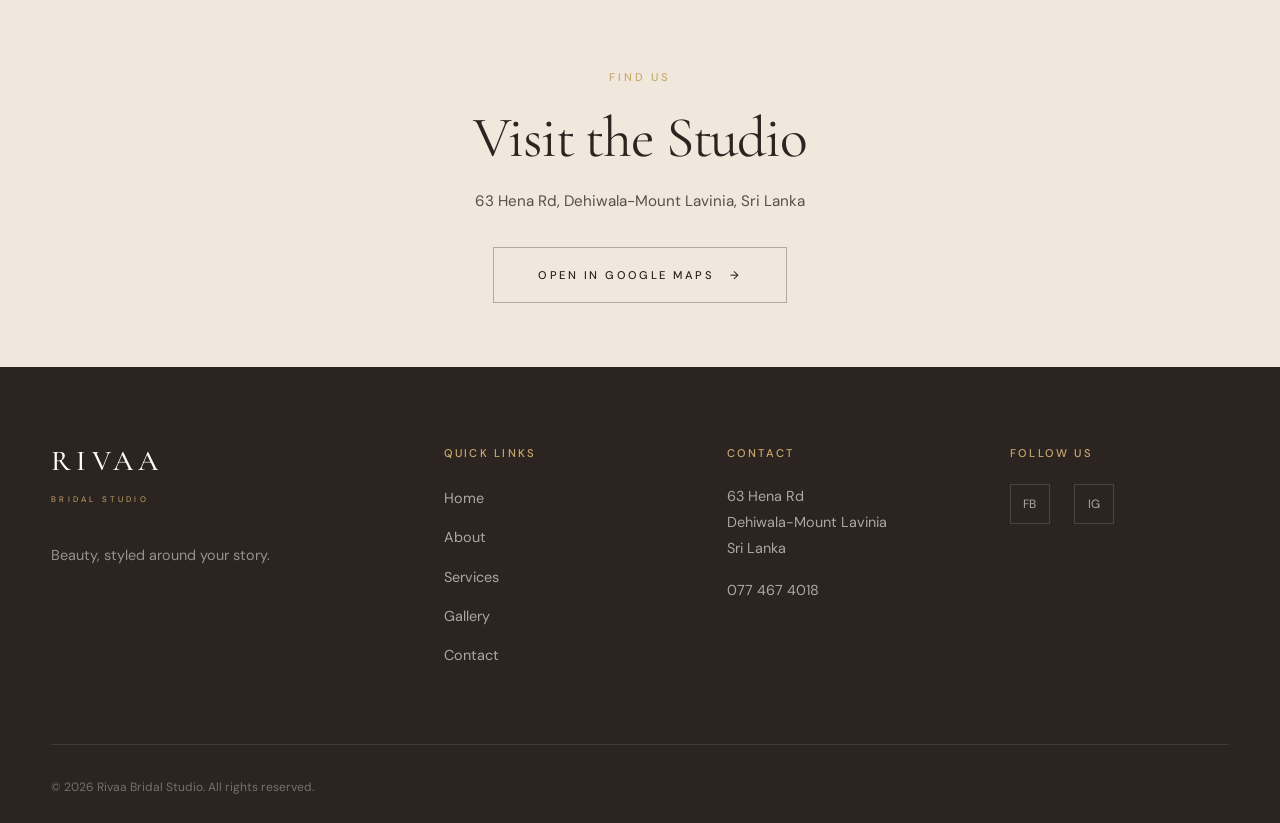
<file: contact.html>
<!DOCTYPE html>
<html lang="en">
<head>
    <meta charset="UTF-8">
    <meta name="viewport" content="width=device-width, initial-scale=1.0">
    <meta name="description" content="Contact Rivaa Bridal Studio — Book your bridal consultation. Visit us at 63 Hena Rd, Dehiwala-Mount Lavinia, Sri Lanka.">
    <title>Contact | Rivaa Bridal Studio — Book Your Consultation</title>

    <link rel="preconnect" href="https://fonts.googleapis.com">
    <link rel="preconnect" href="https://fonts.gstatic.com" crossorigin>
    <link href="https://fonts.googleapis.com/css2?family=Cormorant+Garamond:ital,wght@0,300;0,400;0,500;1,300;1,400&family=DM+Sans:wght@300;400;500;600&display=swap" rel="stylesheet">

    <link rel="stylesheet" href="css/style.css">
    <link rel="stylesheet" href="css/responsive.css">
    <link rel="stylesheet" href="css/animations.css">
</head>
<body class="page-transition">

    <!-- Header -->
    <header class="header scrolled" id="header">
        <div class="header-left">
            <a href="index.html" class="logo">
                <span class="logo-main">RIVAA</span>
                <span class="logo-sub">Bridal Studio</span>
            </a>
        </div>
        <nav class="header-nav">
            <ul class="nav-links">
                <li><a href="index.html">Home</a></li>
                <li><a href="about.html">About</a></li>
                <li><a href="services.html">Services</a></li>
                <li><a href="gallery.html">Gallery</a></li>
                <li><a href="contact.html" class="active">Contact</a></li>
            </ul>
        </nav>
        <div class="header-right">
            <a href="contact.html" class="btn">Book an Appointment</a>
        </div>
        <div class="hamburger" id="hamburger">
            <span></span>
            <span></span>
            <span></span>
        </div>
    </header>

    <!-- Mobile Navigation -->
    <nav class="mobile-nav" id="mobileNav">
        <a href="index.html">Home</a>
        <a href="about.html">About</a>
        <a href="services.html">Services</a>
        <a href="gallery.html">Gallery</a>
        <a href="contact.html">Contact</a>
        <div class="mobile-nav-cta">
            <a href="contact.html" class="btn btn-gold btn-arrow">Book an Appointment<span class="btn-arrow-icon">→</span></a>
        </div>
    </nav>

    <!-- Page Hero -->
    <section class="page-hero">
        <div class="page-hero-bg">
            <img src="assets/images/studio/studio-01.jpg" alt="Contact Rivaa Bridal Studio — Let's create your look">
        </div>
        <div class="page-hero-content">
            <h1>Let's Create<br>Your Look.</h1>
        </div>
    </section>

    <!-- Contact Section -->
    <section class="section" id="contact">
        <div class="contact-grid">
            <!-- Contact Information -->
            <div class="contact-info reveal-left">
                <span class="label">Get in Touch</span>
                <h2>We'd Love to<br>Hear From You</h2>

                <div class="address">
                    <p class="mt-2"><strong>Rivaa Bridal Studio</strong></p>
                    <p>63 Hena Rd<br>Dehiwala-Mount Lavinia<br>Sri Lanka</p>
                </div>

                <a href="tel:+94774674018" class="phone-number">077 467 4018</a>

                <div class="contact-buttons">
                    <a href="tel:+94774674018" class="btn btn-primary">Call Rivaa</a>
                    <a href="https://www.facebook.com/rivaabridalstudio/" target="_blank" rel="noopener noreferrer" class="btn btn-outline">Message on Facebook</a>
                    <a href="https://www.instagram.com/rivaa_bridal_studio/" target="_blank" rel="noopener noreferrer" class="btn btn-outline">View Instagram</a>
                    <a href="https://www.google.com/maps/search/63+Hena+Rd+Dehiwala-Mount+Lavinia+Sri+Lanka" target="_blank" rel="noopener noreferrer" class="btn btn-outline btn-arrow">Get Directions<span class="btn-arrow-icon">→</span></a>
                </div>
            </div>

            <!-- Contact Form -->
            <div class="contact-form-wrapper reveal-right">
                <h3>Send an Enquiry</h3>
                <form id="contactForm" novalidate>
                    <div class="form-group">
                        <label for="fullName">Full Name *</label>
                        <input type="text" id="fullName" name="fullName" required>
                        <span class="error-message">Please enter your full name.</span>
                    </div>
                    <div class="form-group">
                        <label for="phone">Phone *</label>
                        <input type="tel" id="phone" name="phone" required>
                        <span class="error-message">Please enter a valid phone number.</span>
                    </div>
                    <div class="form-group">
                        <label for="email">Email</label>
                        <input type="email" id="email" name="email">
                        <span class="error-message">Please enter a valid email address.</span>
                    </div>
                    <div class="form-group">
                        <label for="eventDate">Event Date *</label>
                        <input type="date" id="eventDate" name="eventDate" required>
                        <span class="error-message">Please select your event date.</span>
                    </div>
                    <div class="form-group">
                        <label for="service">Service Interest *</label>
                        <select id="service" name="service" required>
                            <option value="">Select a service</option>
                            <option value="bridal-makeup">Bridal Makeup</option>
                            <option value="bridal-hair">Bridal Hair Styling</option>
                            <option value="bridal-styling">Complete Bridal Styling</option>
                            <option value="hijab-styling">Hijab Styling</option>
                            <option value="saree-draping">Saree Draping</option>
                            <option value="engagement">Engagement Makeup</option>
                            <option value="pre-wedding">Pre-Wedding Styling</option>
                            <option value="trial">Trial Makeup</option>
                            <option value="party">Party Makeup</option>
                            <option value="event-hair">Event Hair Styling</option>
                            <option value="beauty">Beauty Treatments</option>
                            <option value="other">Other</option>
                        </select>
                        <span class="error-message">Please select a service.</span>
                    </div>
                    <div class="form-group">
                        <label for="message">Message</label>
                        <textarea id="message" name="message" placeholder="Tell us about your event, your vision, or any questions you may have..."></textarea>
                    </div>
                    <button type="submit" class="btn btn-primary" style="width: 100%; justify-content: center;">Send Enquiry</button>
                </form>
            </div>
        </div>
    </section>

    <!-- Map Section -->
    <section style="background: var(--beige); padding: 4rem 4%;">
        <div style="max-width: 1200px; margin: 0 auto;">
            <div style="text-align: center;" class="reveal">
                <span class="label">Find Us</span>
                <h2 class="mt-1">Visit the Studio</h2>
                <p class="mt-1">63 Hena Rd, Dehiwala-Mount Lavinia, Sri Lanka</p>
                <div class="mt-2">
                    <a href="https://www.google.com/maps/search/63+Hena+Rd+Dehiwala-Mount+Lavinia+Sri+Lanka" target="_blank" rel="noopener noreferrer" class="btn btn-outline btn-arrow">Open in Google Maps<span class="btn-arrow-icon">→</span></a>
                </div>
            </div>
        </div>
    </section>

    <!-- Footer -->
    <footer class="footer">
        <div class="footer-grid">
            <div class="footer-brand">
                <div class="logo">
                    <span class="logo-main">RIVAA</span>
                    <span class="logo-sub">Bridal Studio</span>
                </div>
                <p class="mt-1">Beauty, styled around your story.</p>
            </div>
            <div class="footer-col">
                <h4>Quick Links</h4>
                <ul>
                    <li><a href="index.html">Home</a></li>
                    <li><a href="about.html">About</a></li>
                    <li><a href="services.html">Services</a></li>
                    <li><a href="gallery.html">Gallery</a></li>
                    <li><a href="contact.html">Contact</a></li>
                </ul>
            </div>
            <div class="footer-col">
                <h4>Contact</h4>
                <p>63 Hena Rd<br>Dehiwala-Mount Lavinia<br>Sri Lanka</p>
                <p class="mt-1"><a href="tel:+94774674018" class="phone-link">077 467 4018</a></p>
            </div>
            <div class="footer-col">
                <h4>Follow Us</h4>
                <div class="footer-social">
                    <a href="https://www.facebook.com/rivaabridalstudio/" target="_blank" rel="noopener noreferrer" aria-label="Facebook">FB</a>
                    <a href="https://www.instagram.com/rivaa_bridal_studio/" target="_blank" rel="noopener noreferrer" aria-label="Instagram">IG</a>
                </div>
            </div>
        </div>
        <div class="footer-bottom">
            <p>&copy; 2026 Rivaa Bridal Studio. All rights reserved.</p>
        </div>
    </footer>

    <!-- Success Modal -->
    <div class="modal-overlay" id="successModal">
        <div class="modal">
            <span class="label">Enquiry Received</span>
            <h3 class="mt-1">Thank You</h3>
            <p>Your enquiry has been received for this demo. We appreciate your interest in Rivaa Bridal Studio.</p>
            <button class="modal-close" id="modalClose">Close</button>
        </div>
    </div>

    <script src="js/main.js"></script>
    <script src="js/contact.js"></script>
</body>
</html>
</file>
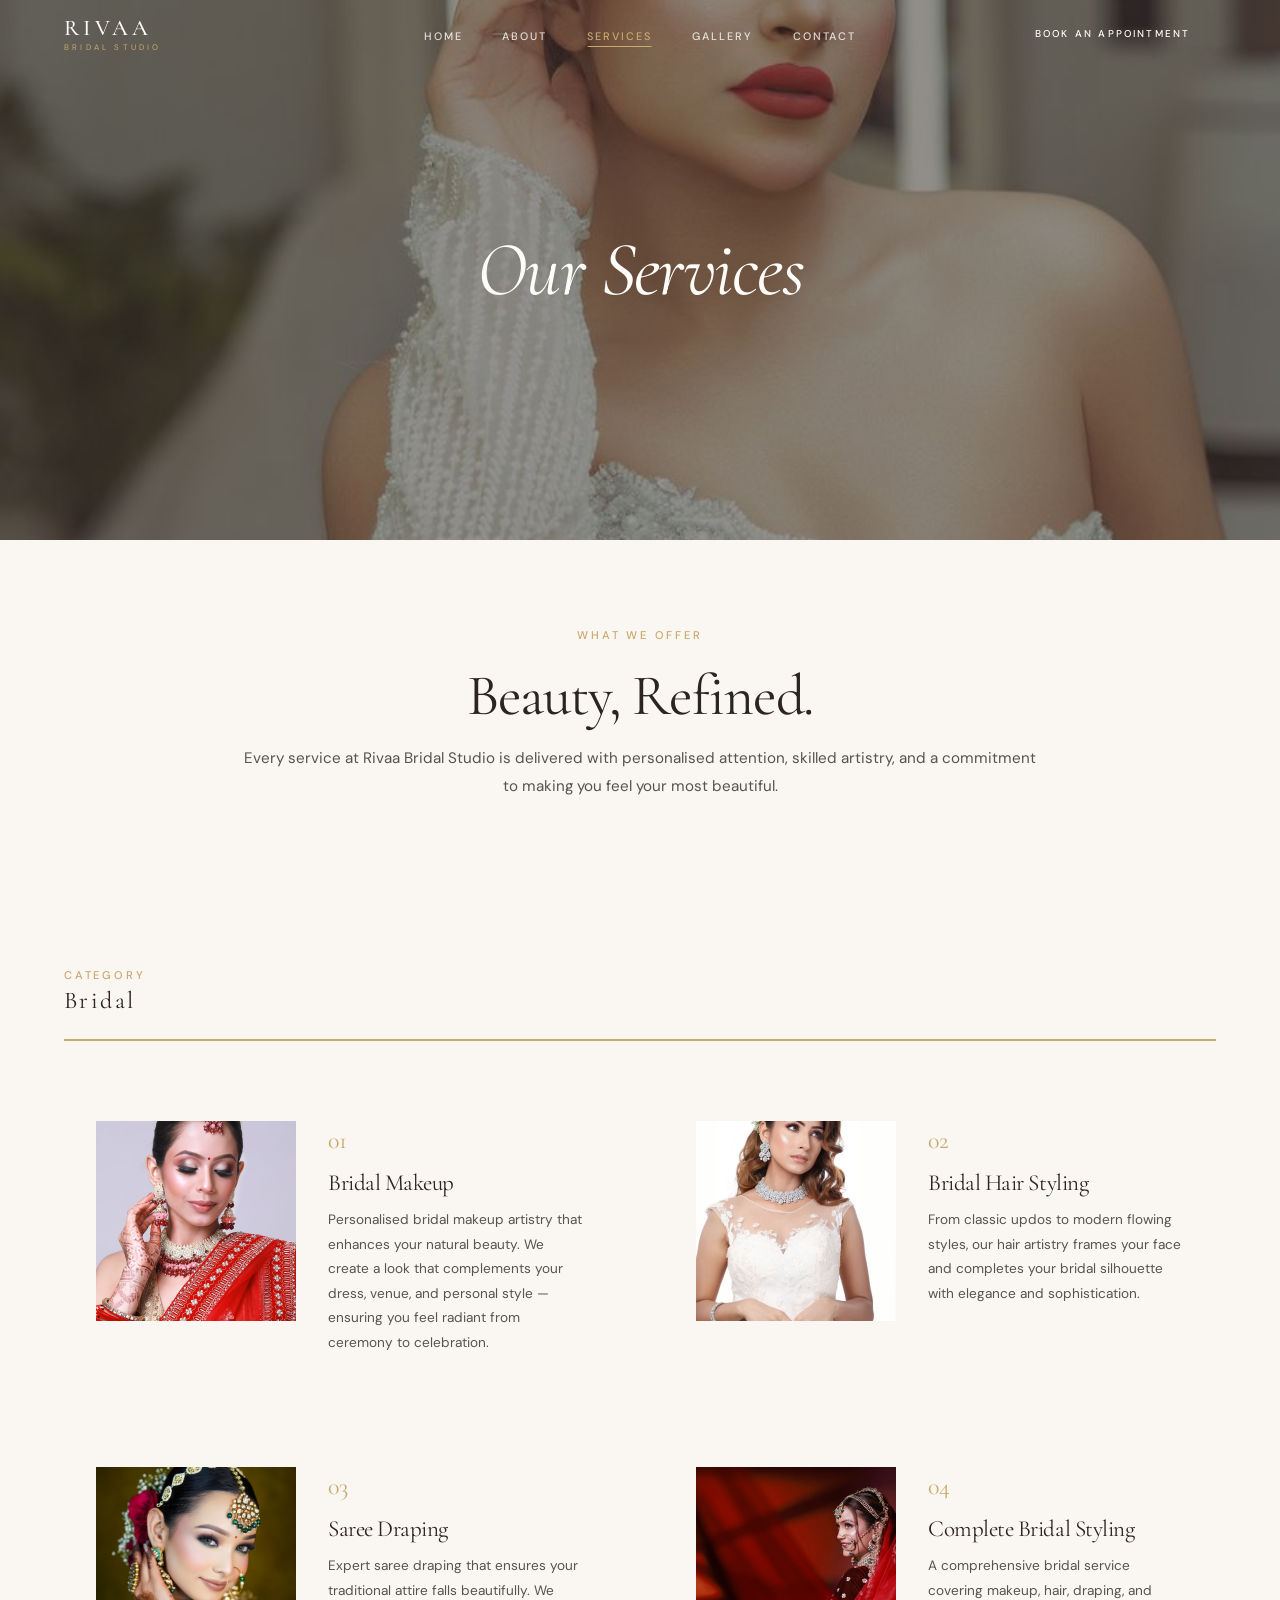
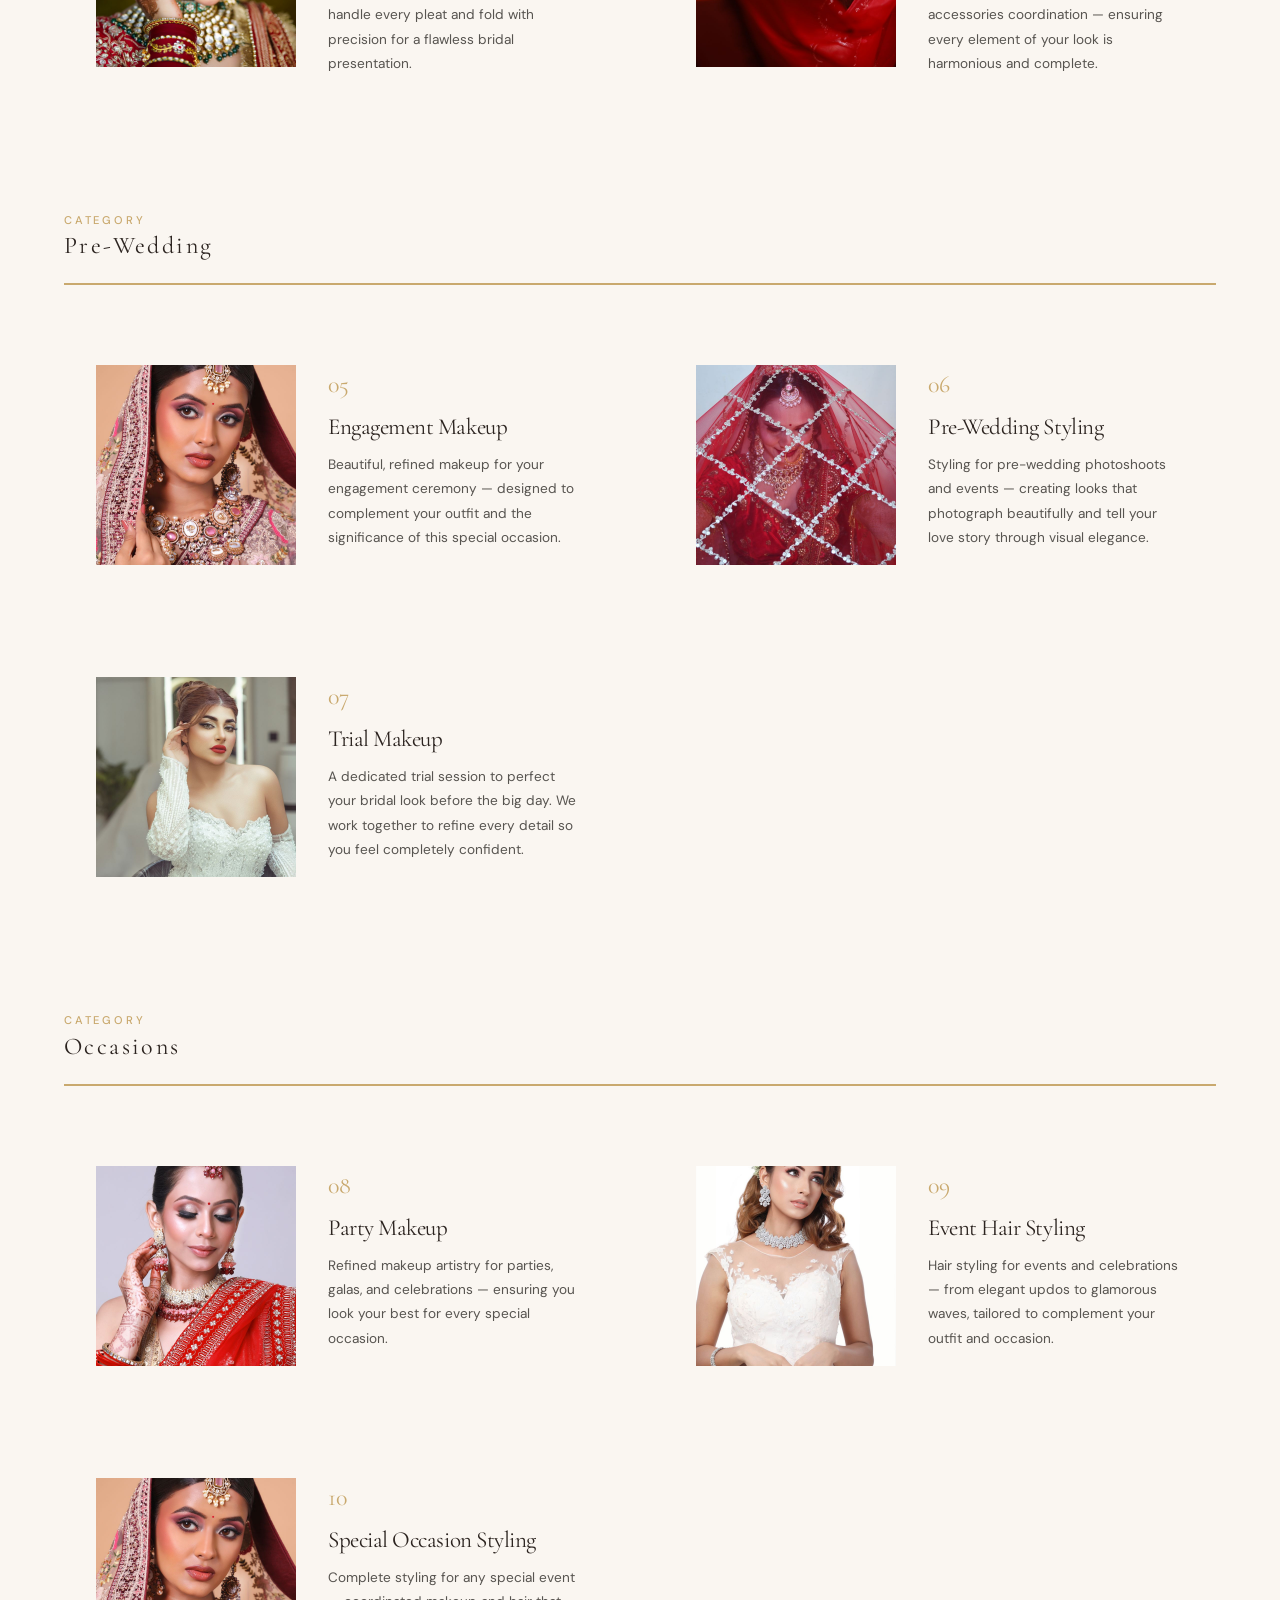
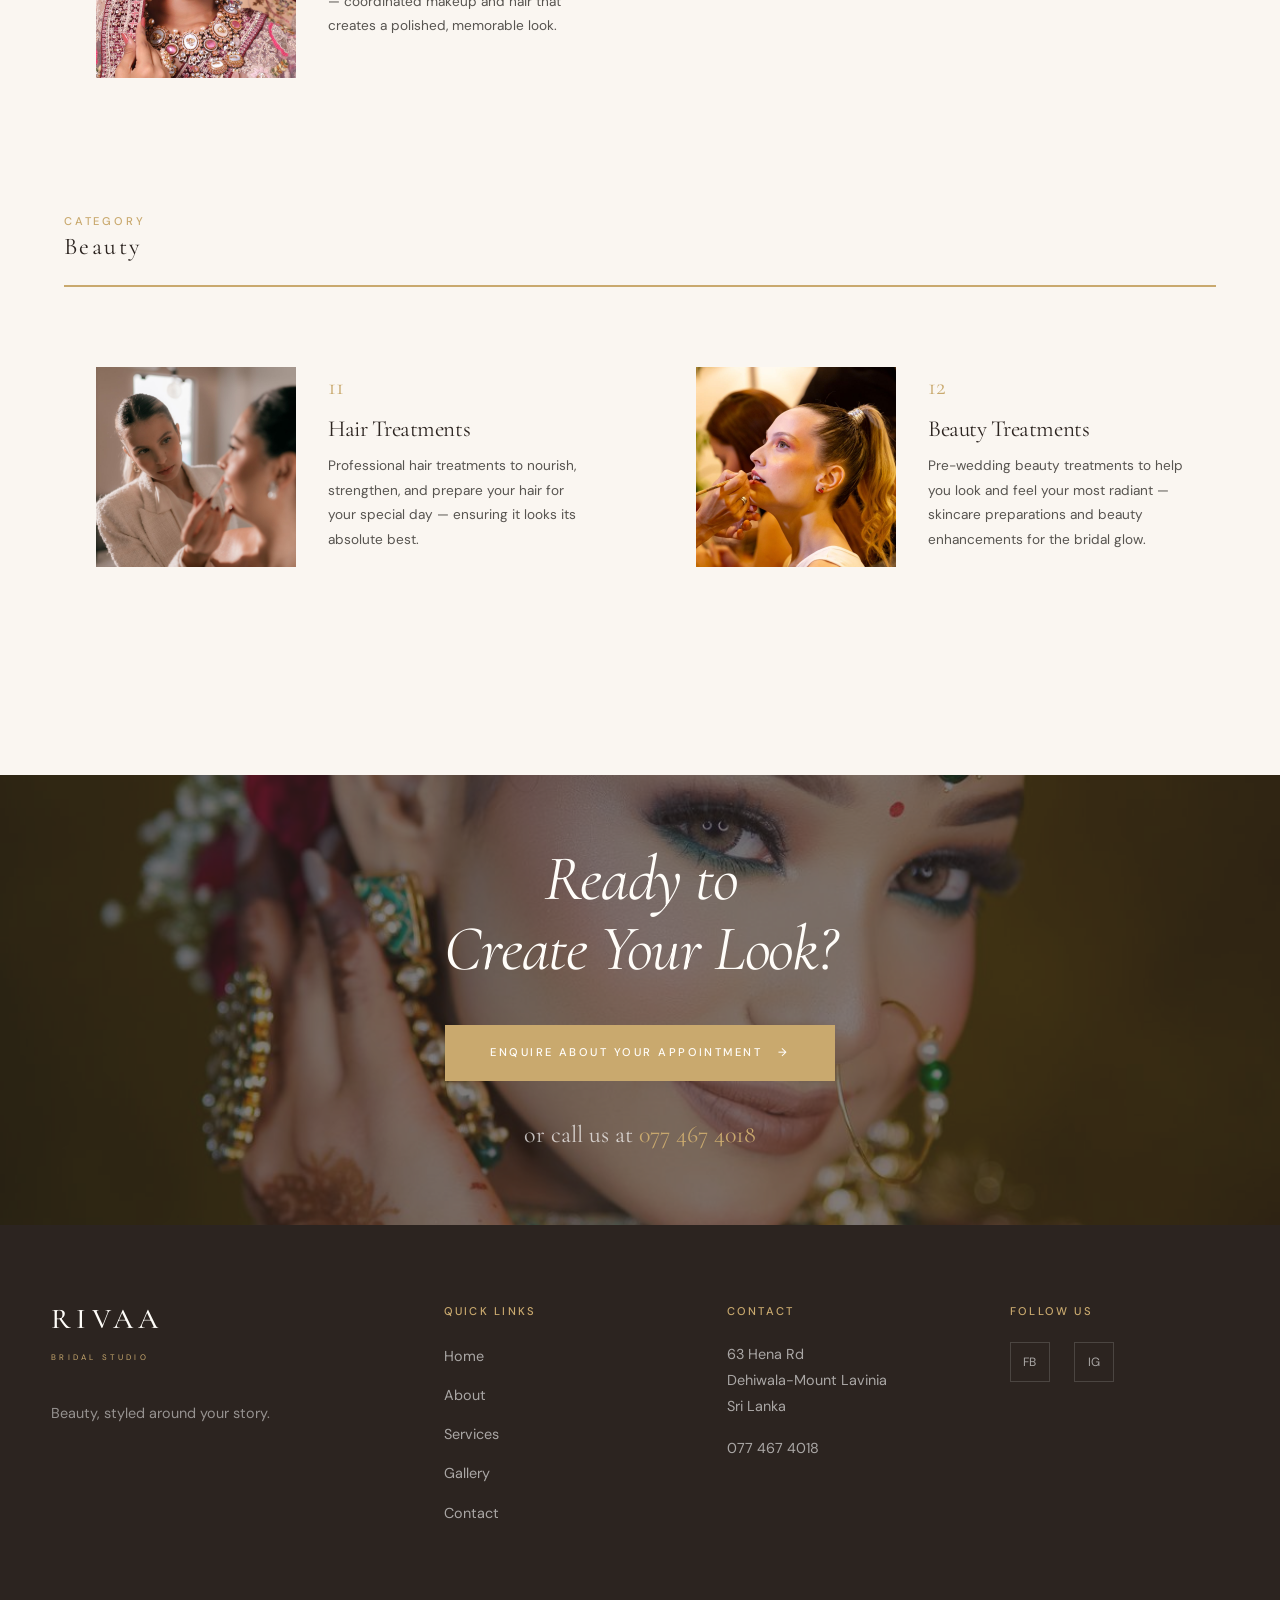
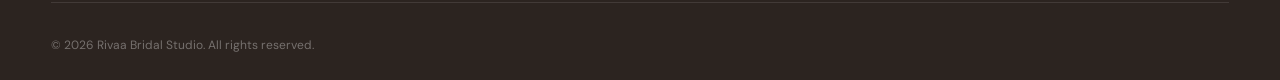
<file: services.html>
<!DOCTYPE html>
<html lang="en">
<head>
    <meta charset="UTF-8">
    <meta name="viewport" content="width=device-width, initial-scale=1.0">
    <meta name="description" content="Rivaa Bridal Studio services — Bridal makeup, hair styling, hijab styling, pre-wedding beauty, and special occasion makeup in Sri Lanka.">
    <title>Services | Rivaa Bridal Studio — Bridal Beauty Services</title>

    <link rel="preconnect" href="https://fonts.googleapis.com">
    <link rel="preconnect" href="https://fonts.gstatic.com" crossorigin>
    <link href="https://fonts.googleapis.com/css2?family=Cormorant+Garamond:ital,wght@0,300;0,400;0,500;1,300;1,400&family=DM+Sans:wght@300;400;500;600&display=swap" rel="stylesheet">

    <link rel="stylesheet" href="css/style.css">
    <link rel="stylesheet" href="css/responsive.css">
    <link rel="stylesheet" href="css/animations.css">
</head>
<body class="page-transition">

    <!-- Header -->
    <header class="header scrolled" id="header">
        <div class="header-left">
            <a href="index.html" class="logo">
                <span class="logo-main">RIVAA</span>
                <span class="logo-sub">Bridal Studio</span>
            </a>
        </div>
        <nav class="header-nav">
            <ul class="nav-links">
                <li><a href="index.html">Home</a></li>
                <li><a href="about.html">About</a></li>
                <li><a href="services.html" class="active">Services</a></li>
                <li><a href="gallery.html">Gallery</a></li>
                <li><a href="contact.html">Contact</a></li>
            </ul>
        </nav>
        <div class="header-right">
            <a href="contact.html" class="btn">Book an Appointment</a>
        </div>
        <div class="hamburger" id="hamburger">
            <span></span>
            <span></span>
            <span></span>
        </div>
    </header>

    <!-- Mobile Navigation -->
    <nav class="mobile-nav" id="mobileNav">
        <a href="index.html">Home</a>
        <a href="about.html">About</a>
        <a href="services.html">Services</a>
        <a href="gallery.html">Gallery</a>
        <a href="contact.html">Contact</a>
        <div class="mobile-nav-cta">
            <a href="contact.html" class="btn btn-gold btn-arrow">Book an Appointment<span class="btn-arrow-icon">→</span></a>
        </div>
    </nav>

    <!-- Page Hero -->
    <section class="page-hero">
        <div class="page-hero-bg">
            <img src="assets/images/makeup/makeup-01.jpg" alt="Rivaa Bridal Studio — Our beauty services">
        </div>
        <div class="page-hero-content">
            <h1>Our Services</h1>
        </div>
    </section>

    <!-- Services Intro -->
    <section class="section-small">
        <div style="max-width: 800px; margin: 0 auto; text-align: center;" class="reveal">
            <span class="label">What We Offer</span>
            <h2 class="mt-1">Beauty, Refined.</h2>
            <p class="mt-1">Every service at Rivaa Bridal Studio is delivered with personalised attention, skilled artistry, and a commitment to making you feel your most beautiful.</p>
        </div>
    </section>

    <!-- Bridal Category -->
    <section class="section" id="bridal-services">
        <div class="max-w">
            <div class="services-category reveal">
                <div class="category-header">
                    <span class="label">Category</span>
                    <h3>Bridal</h3>
                </div>
                <div class="services-grid stagger-children">
                    <div class="service-card reveal">
                        <div class="service-card-image">
                            <img src="assets/images/makeup/makeup-02.jpg" alt="Bridal Makeup service at Rivaa">
                        </div>
                        <div class="service-card-content">
                            <div class="service-number">01</div>
                            <h4>Bridal Makeup</h4>
                            <p>Personalised bridal makeup artistry that enhances your natural beauty. We create a look that complements your dress, venue, and personal style — ensuring you feel radiant from ceremony to celebration.</p>
                        </div>
                    </div>
                    <div class="service-card reveal">
                        <div class="service-card-image">
                            <img src="assets/images/hair/hair-01.jpg" alt="Bridal Hair Styling service at Rivaa">
                        </div>
                        <div class="service-card-content">
                            <div class="service-number">02</div>
                            <h4>Bridal Hair Styling</h4>
                            <p>From classic updos to modern flowing styles, our hair artistry frames your face and completes your bridal silhouette with elegance and sophistication.</p>
                        </div>
                    </div>
                    <div class="service-card reveal">
                        <div class="service-card-image">
                            <img src="assets/images/bridal/bridal-01.jpg" alt="Saree Draping service at Rivaa">
                        </div>
                        <div class="service-card-content">
                            <div class="service-number">03</div>
                            <h4>Saree Draping</h4>
                            <p>Expert saree draping that ensures your traditional attire falls beautifully. We handle every pleat and fold with precision for a flawless bridal presentation.</p>
                        </div>
                    </div>
                    <div class="service-card reveal">
                        <div class="service-card-image">
                            <img src="assets/images/bridal/bridal-02.jpg" alt="Complete Bridal Styling at Rivaa">
                        </div>
                        <div class="service-card-content">
                            <div class="service-number">04</div>
                            <h4>Complete Bridal Styling</h4>
                            <p>A comprehensive bridal service covering makeup, hair, draping, and accessories coordination — ensuring every element of your look is harmonious and complete.</p>
                        </div>
                    </div>
                </div>
            </div>

            <!-- Pre-Wedding Category -->
            <div class="services-category reveal">
                <div class="category-header">
                    <span class="label">Category</span>
                    <h3>Pre-Wedding</h3>
                </div>
                <div class="services-grid stagger-children">
                    <div class="service-card reveal">
                        <div class="service-card-image">
                            <img src="assets/images/makeup/makeup-03.jpg" alt="Engagement Makeup at Rivaa">
                        </div>
                        <div class="service-card-content">
                            <div class="service-number">05</div>
                            <h4>Engagement Makeup</h4>
                            <p>Beautiful, refined makeup for your engagement ceremony — designed to complement your outfit and the significance of this special occasion.</p>
                        </div>
                    </div>
                    <div class="service-card reveal">
                        <div class="service-card-image">
                            <img src="assets/images/bridal/bridal-03.jpg" alt="Pre-Wedding Styling at Rivaa">
                        </div>
                        <div class="service-card-content">
                            <div class="service-number">06</div>
                            <h4>Pre-Wedding Styling</h4>
                            <p>Styling for pre-wedding photoshoots and events — creating looks that photograph beautifully and tell your love story through visual elegance.</p>
                        </div>
                    </div>
                    <div class="service-card reveal">
                        <div class="service-card-image">
                            <img src="assets/images/makeup/makeup-01.jpg" alt="Trial Makeup at Rivaa">
                        </div>
                        <div class="service-card-content">
                            <div class="service-number">07</div>
                            <h4>Trial Makeup</h4>
                            <p>A dedicated trial session to perfect your bridal look before the big day. We work together to refine every detail so you feel completely confident.</p>
                        </div>
                    </div>
                </div>
            </div>

            <!-- Occasions Category -->
            <div class="services-category reveal">
                <div class="category-header">
                    <span class="label">Category</span>
                    <h3>Occasions</h3>
                </div>
                <div class="services-grid stagger-children">
                    <div class="service-card reveal">
                        <div class="service-card-image">
                            <img src="assets/images/makeup/makeup-02.jpg" alt="Party Makeup at Rivaa">
                        </div>
                        <div class="service-card-content">
                            <div class="service-number">08</div>
                            <h4>Party Makeup</h4>
                            <p>Refined makeup artistry for parties, galas, and celebrations — ensuring you look your best for every special occasion.</p>
                        </div>
                    </div>
                    <div class="service-card reveal">
                        <div class="service-card-image">
                            <img src="assets/images/hair/hair-01.jpg" alt="Event Hair Styling at Rivaa">
                        </div>
                        <div class="service-card-content">
                            <div class="service-number">09</div>
                            <h4>Event Hair Styling</h4>
                            <p>Hair styling for events and celebrations — from elegant updos to glamorous waves, tailored to complement your outfit and occasion.</p>
                        </div>
                    </div>
                    <div class="service-card reveal">
                        <div class="service-card-image">
                            <img src="assets/images/makeup/makeup-03.jpg" alt="Special Occasion Styling at Rivaa">
                        </div>
                        <div class="service-card-content">
                            <div class="service-number">10</div>
                            <h4>Special Occasion Styling</h4>
                            <p>Complete styling for any special event — coordinated makeup and hair that creates a polished, memorable look.</p>
                        </div>
                    </div>
                </div>
            </div>

            <!-- Beauty Category -->
            <div class="services-category reveal">
                <div class="category-header">
                    <span class="label">Category</span>
                    <h3>Beauty</h3>
                </div>
                <div class="services-grid stagger-children">
                    <div class="service-card reveal">
                        <div class="service-card-image">
                            <img src="assets/images/studio/studio-01.jpg" alt="Hair Treatments at Rivaa">
                        </div>
                        <div class="service-card-content">
                            <div class="service-number">11</div>
                            <h4>Hair Treatments</h4>
                            <p>Professional hair treatments to nourish, strengthen, and prepare your hair for your special day — ensuring it looks its absolute best.</p>
                        </div>
                    </div>
                    <div class="service-card reveal">
                        <div class="service-card-image">
                            <img src="assets/images/studio/studio-02.jpg" alt="Beauty Treatments at Rivaa">
                        </div>
                        <div class="service-card-content">
                            <div class="service-number">12</div>
                            <h4>Beauty Treatments</h4>
                            <p>Pre-wedding beauty treatments to help you look and feel your most radiant — skincare preparations and beauty enhancements for the bridal glow.</p>
                        </div>
                    </div>
                </div>
            </div>
        </div>
    </section>

    <!-- CTA -->
    <section class="final-cta">
        <div class="final-cta-bg">
            <img src="assets/images/bridal/bridal-01.jpg" alt="Enquire about your appointment at Rivaa Bridal Studio">
        </div>
        <div class="final-cta-content reveal">
            <h2>Ready to<br>Create Your Look?</h2>
            <a href="contact.html" class="btn btn-gold btn-arrow">Enquire About Your Appointment<span class="btn-arrow-icon">→</span></a>
            <p class="final-cta-phone">or call us at <a href="tel:+94774674018">077 467 4018</a></p>
        </div>
    </section>

    <!-- Footer -->
    <footer class="footer">
        <div class="footer-grid">
            <div class="footer-brand">
                <div class="logo">
                    <span class="logo-main">RIVAA</span>
                    <span class="logo-sub">Bridal Studio</span>
                </div>
                <p class="mt-1">Beauty, styled around your story.</p>
            </div>
            <div class="footer-col">
                <h4>Quick Links</h4>
                <ul>
                    <li><a href="index.html">Home</a></li>
                    <li><a href="about.html">About</a></li>
                    <li><a href="services.html">Services</a></li>
                    <li><a href="gallery.html">Gallery</a></li>
                    <li><a href="contact.html">Contact</a></li>
                </ul>
            </div>
            <div class="footer-col">
                <h4>Contact</h4>
                <p>63 Hena Rd<br>Dehiwala-Mount Lavinia<br>Sri Lanka</p>
                <p class="mt-1"><a href="tel:+94774674018" class="phone-link">077 467 4018</a></p>
            </div>
            <div class="footer-col">
                <h4>Follow Us</h4>
                <div class="footer-social">
                    <a href="https://www.facebook.com/rivaabridalstudio/" target="_blank" rel="noopener noreferrer" aria-label="Facebook">FB</a>
                    <a href="https://www.instagram.com/rivaa_bridal_studio/" target="_blank" rel="noopener noreferrer" aria-label="Instagram">IG</a>
                </div>
            </div>
        </div>
        <div class="footer-bottom">
            <p>&copy; 2026 Rivaa Bridal Studio. All rights reserved.</p>
        </div>
    </footer>

    <script src="js/main.js"></script>
</body>
</html>
</file>
<file: css/style.css>
/* ============================================
   RIVAA BRIDAL STUDIO — Main Stylesheet
   ============================================ */

/* Reset & Base */
*, *::before, *::after {
    margin: 0;
    padding: 0;
    box-sizing: border-box;
}

:root {
    --ivory: #FAF6F1;
    --beige: #F0E8DD;
    --gold: #C9A96E;
    --charcoal: #2C2420;
    --white: #FFFDF9;
    --gold-light: rgba(201, 169, 110, 0.15);
    --gold-subtle: rgba(201, 169, 110, 0.08);
    --font-heading: 'Cormorant Garamond', Georgia, 'Times New Roman', serif;
    --font-body: 'DM Sans', -apple-system, BlinkMacSystemFont, 'Segoe UI', sans-serif;
    --transition: 0.4s cubic-bezier(0.25, 0.46, 0.45, 0.94);
    --transition-slow: 0.8s cubic-bezier(0.25, 0.46, 0.45, 0.94);
}

html {
    scroll-behavior: smooth;
    font-size: 16px;
    -webkit-font-smoothing: antialiased;
    -moz-osx-font-smoothing: grayscale;
}

body {
    font-family: var(--font-body);
    color: var(--charcoal);
    background-color: var(--ivory);
    line-height: 1.7;
    overflow-x: hidden;
}

img {
    max-width: 100%;
    height: auto;
    display: block;
}

a {
    text-decoration: none;
    color: inherit;
    transition: var(--transition);
}

ul { list-style: none; }

/* Typography */
h1, h2, h3, h4, h5, h6 {
    font-family: var(--font-heading);
    font-weight: 400;
    line-height: 1.15;
    letter-spacing: -0.02em;
}

h1 {
    font-size: clamp(2.5rem, 6vw, 5.5rem);
}

h2 {
    font-size: clamp(2rem, 4.5vw, 4rem);
}

h3 {
    font-size: clamp(1.4rem, 2.5vw, 2rem);
}

h4 {
    font-size: clamp(1.1rem, 1.8vw, 1.5rem);
}

p {
    font-size: clamp(0.95rem, 1.1vw, 1.1rem);
    line-height: 1.8;
    color: rgba(32, 29, 26, 0.75);
}

.label {
    font-family: var(--font-body);
    font-size: 0.7rem;
    font-weight: 500;
    letter-spacing: 0.25em;
    text-transform: uppercase;
    color: var(--gold);
}

/* Buttons — Modern Premium */
.btn {
    display: inline-flex;
    align-items: center;
    gap: 0.75rem;
    padding: 1.1rem 2.8rem;
    font-family: var(--font-body);
    font-size: 0.7rem;
    font-weight: 500;
    letter-spacing: 0.22em;
    text-transform: uppercase;
    border: none;
    cursor: pointer;
    transition: all 0.5s cubic-bezier(0.23, 1, 0.32, 1);
    position: relative;
    overflow: hidden;
    z-index: 1;
    isolation: isolate;
}

.btn::before {
    content: '';
    position: absolute;
    top: 0;
    left: 0;
    width: 100%;
    height: 100%;
    transform: scaleX(0);
    transform-origin: right;
    transition: transform 0.6s cubic-bezier(0.23, 1, 0.32, 1);
    z-index: -1;
}

.btn::after {
    content: '';
    position: absolute;
    top: 50%;
    left: 50%;
    width: 0;
    height: 0;
    background: rgba(255, 255, 255, 0.1);
    border-radius: 50%;
    transform: translate(-50%, -50%);
    transition: width 0.6s ease, height 0.6s ease;
    z-index: -1;
}

.btn:hover::before {
    transform: scaleX(1);
    transform-origin: left;
}

.btn:hover::after {
    width: 300px;
    height: 300px;
}

.btn:hover {
    transform: translateY(-3px);
    box-shadow: 0 10px 40px rgba(0, 0, 0, 0.15);
}

.btn:active {
    transform: translateY(-1px);
    box-shadow: 0 5px 20px rgba(0, 0, 0, 0.1);
}

/* Primary Button */
.btn-primary {
    background: var(--charcoal);
    color: var(--white);
    border: 1px solid var(--charcoal);
}

.btn-primary::before {
    background: var(--gold);
}

.btn-primary:hover {
    border-color: var(--gold);
    box-shadow: 0 10px 40px rgba(184, 155, 103, 0.3);
}

/* Outline Button */
.btn-outline {
    background: transparent;
    color: var(--charcoal);
    border: 1px solid rgba(32, 29, 26, 0.3);
}

.btn-outline::before {
    background: var(--charcoal);
}

.btn-outline:hover {
    color: var(--white);
    border-color: var(--charcoal);
    box-shadow: 0 10px 40px rgba(32, 29, 26, 0.2);
}

/* Gold Button */
.btn-gold {
    background: var(--gold);
    color: var(--white);
    border: 1px solid var(--gold);
}

.btn-gold::before {
    background: var(--charcoal);
}

.btn-gold:hover {
    border-color: var(--charcoal);
    box-shadow: 0 10px 40px rgba(184, 155, 103, 0.4);
}

/* White Button */
.btn-white {
    background: var(--white);
    color: var(--charcoal);
    border: 1px solid rgba(255, 255, 255, 0.3);
}

.btn-white::before {
    background: var(--gold);
}

.btn-white:hover {
    color: var(--white);
    border-color: var(--gold);
    box-shadow: 0 10px 40px rgba(184, 155, 103, 0.3);
}

/* Ghost Button — Minimal */
.btn-ghost {
    background: transparent;
    color: var(--white);
    border: 1px solid rgba(255, 255, 255, 0.3);
    padding: 1rem 2.5rem;
}

.btn-ghost::before {
    background: rgba(255, 255, 255, 0.1);
}

.btn-ghost:hover {
    border-color: var(--white);
    box-shadow: 0 10px 40px rgba(255, 255, 255, 0.1);
}

/* Button with arrow animation */
.btn-arrow {
    gap: 1rem;
}

.btn-arrow .btn-arrow-icon {
    display: inline-flex;
    transition: transform 0.4s cubic-bezier(0.23, 1, 0.32, 1);
}

.btn-arrow:hover .btn-arrow-icon {
    transform: translateX(5px);
}

/* Header */
.header {
    position: fixed;
    top: 0;
    left: 0;
    width: 100%;
    z-index: 1000;
    padding: 1.2rem 5%;
    display: flex;
    align-items: center;
    justify-content: space-between;
    transition: all 0.4s cubic-bezier(0.25, 0.46, 0.45, 0.94);
    background: transparent;
}

.header.scrolled {
    background: rgba(247, 243, 237, 0.97);
    backdrop-filter: blur(12px);
    -webkit-backdrop-filter: blur(12px);
    padding: 0.8rem 5%;
    box-shadow: 0 1px 0 rgba(32, 29, 26, 0.06);
}

.header-left {
    flex: 1;
}

.logo {
    display: flex;
    flex-direction: column;
    line-height: 1;
    text-decoration: none;
}

.logo-main {
    font-family: var(--font-heading);
    font-size: 1.4rem;
    font-weight: 500;
    letter-spacing: 0.18em;
    color: var(--white);
    transition: color 0.4s ease;
}

.logo-sub {
    font-family: var(--font-body);
    font-size: 0.5rem;
    font-weight: 400;
    letter-spacing: 0.4em;
    text-transform: uppercase;
    color: var(--gold);
    margin-top: 3px;
}

.header.scrolled .logo-main {
    color: var(--charcoal);
}

.header-nav {
    flex: 2;
    display: flex;
    justify-content: center;
}

.nav-links {
    display: flex;
    gap: 2.5rem;
    align-items: center;
}

.nav-links a {
    font-family: var(--font-body);
    font-size: 0.68rem;
    font-weight: 500;
    letter-spacing: 0.18em;
    text-transform: uppercase;
    color: rgba(255, 255, 255, 0.8);
    transition: color 0.3s ease;
    position: relative;
    padding: 0.3rem 0;
}

.nav-links a::after {
    content: '';
    position: absolute;
    bottom: 0;
    left: 50%;
    width: 0;
    height: 1px;
    background: var(--gold);
    transition: all 0.3s cubic-bezier(0.25, 0.46, 0.45, 0.94);
    transform: translateX(-50%);
}

.nav-links a:hover::after,
.nav-links a.active::after {
    width: 100%;
}

.nav-links a:hover {
    color: var(--gold);
}

.nav-links a.active {
    color: var(--gold);
}

.header.scrolled .nav-links a {
    color: rgba(32, 29, 26, 0.7);
}

.header.scrolled .nav-links a:hover,
.header.scrolled .nav-links a.active {
    color: var(--gold);
}

.header-right {
    flex: 1;
    display: flex;
    justify-content: flex-end;
}

.header .btn {
    padding: 0.6rem 1.6rem;
    font-size: 0.62rem;
    border-color: rgba(255, 255, 255, 0.35);
    color: var(--white);
    border-radius: 0;
}

.header.scrolled .btn {
    border-color: rgba(32, 29, 26, 0.2);
    color: var(--charcoal);
}

.header.scrolled .btn:hover {
    background: var(--gold);
    color: var(--white);
    border-color: var(--gold);
}

/* Hamburger */
.hamburger {
    display: none;
    flex-direction: column;
    gap: 6px;
    cursor: pointer;
    z-index: 1100;
    padding: 8px;
    background: none;
    border: none;
}

.hamburger span {
    width: 22px;
    height: 1.5px;
    background: var(--white);
    transition: all 0.3s ease;
    display: block;
}

.header.scrolled .hamburger span {
    background: var(--charcoal);
}

.hamburger.active span:nth-child(1) {
    transform: rotate(45deg) translate(4px, 6px);
}

.hamburger.active span:nth-child(2) {
    opacity: 0;
    transform: scaleX(0);
}

.hamburger.active span:nth-child(3) {
    transform: rotate(-45deg) translate(4px, -6px);
}

/* Mobile Nav Overlay */
.mobile-nav {
    display: none;
    position: fixed;
    top: 0;
    left: 0;
    width: 100%;
    height: 100vh;
    height: 100dvh;
    background: var(--charcoal);
    z-index: 1050;
    flex-direction: column;
    align-items: center;
    justify-content: center;
    gap: 1.5rem;
    opacity: 0;
    visibility: hidden;
    transition: all 0.4s cubic-bezier(0.25, 0.46, 0.45, 0.94);
}

.mobile-nav.active {
    opacity: 1;
    visibility: visible;
}

.mobile-nav a {
    font-family: var(--font-heading);
    font-size: clamp(2rem, 6vw, 3rem);
    color: var(--white);
    opacity: 0;
    transform: translateY(20px);
    transition: all 0.4s ease;
    text-decoration: none;
    letter-spacing: 0.05em;
}

.mobile-nav.active a {
    opacity: 1;
    transform: translateY(0);
}

.mobile-nav a:hover {
    color: var(--gold);
}

.mobile-nav-cta {
    margin-top: 1.5rem;
    opacity: 0;
    transform: translateY(20px);
    transition: all 0.4s ease;
}

.mobile-nav.active .mobile-nav-cta {
    opacity: 1;
    transform: translateY(0);
}

/* Hero Section — 3D Bridal Motion */
.hero {
    position: relative;
    width: 100%;
    height: 100vh;
    min-height: 700px;
    display: flex;
    align-items: center;
    justify-content: center;
    overflow: hidden;
    background: var(--charcoal);
    perspective: 1000px;
}

.hero-bg-3d {
    position: absolute;
    top: 0;
    left: 0;
    width: 100%;
    height: 100%;
    overflow: hidden;
    transform-style: preserve-3d;
}

.hero-image-wrapper {
    position: absolute;
    top: -5%;
    left: -5%;
    width: 110%;
    height: 110%;
    transform-style: preserve-3d;
    animation: heroImageFloat 12s ease-in-out infinite;
}

.hero-3d-image {
    width: 100%;
    height: 100%;
    object-fit: cover;
    transform: scale(1.1) rotateX(2deg) rotateY(-1deg);
    animation: heroImageShift 20s ease-in-out infinite alternate;
    filter: brightness(0.7) contrast(1.1) saturate(0.9);
}

@keyframes heroImageFloat {
    0%, 100% { 
        transform: translateZ(0) translateY(0);
    }
    25% { 
        transform: translateZ(20px) translateY(-5px);
    }
    50% { 
        transform: translateZ(10px) translateY(5px);
    }
    75% { 
        transform: translateZ(15px) translateY(-3px);
    }
}

@keyframes heroImageShift {
    0% { 
        transform: scale(1.15) rotateX(3deg) rotateY(-2deg) translateZ(0);
    }
    33% { 
        transform: scale(1.1) rotateX(1deg) rotateY(1deg) translateZ(10px);
    }
    66% { 
        transform: scale(1.12) rotateX(2deg) rotateY(-1deg) translateZ(5px);
    }
    100% { 
        transform: scale(1.08) rotateX(0deg) rotateY(2deg) translateZ(15px);
    }
}

.hero-3d-overlay {
    position: absolute;
    top: 0;
    left: 0;
    width: 100%;
    height: 100%;
    background: 
        radial-gradient(ellipse at center, transparent 0%, rgba(44, 36, 32, 0.4) 100%),
        linear-gradient(to bottom, rgba(44, 36, 32, 0.3) 0%, rgba(44, 36, 32, 0.5) 50%, rgba(44, 36, 32, 0.8) 100%);
    z-index: 1;
}

.hero-3d-grid {
    position: absolute;
    top: 0;
    left: 0;
    width: 100%;
    height: 100%;
    pointer-events: none;
    z-index: 2;
    opacity: 0.15;
}

.grid-line {
    position: absolute;
    background: var(--gold);
}

.grid-h {
    width: 100%;
    height: 1px;
    left: 0;
}

.grid-h:nth-child(1) { top: 33%; animation: gridFade 4s ease-in-out infinite; }
.grid-h:nth-child(2) { top: 50%; animation: gridFade 4s ease-in-out infinite 1s; }
.grid-h:nth-child(3) { top: 66%; animation: gridFade 4s ease-in-out infinite 2s; }

.grid-v {
    width: 1px;
    height: 100%;
    top: 0;
}

.grid-v:nth-child(4) { left: 25%; animation: gridFade 4s ease-in-out infinite 0.5s; }
.grid-v:nth-child(5) { left: 50%; animation: gridFade 4s ease-in-out infinite 1.5s; }
.grid-v:nth-child(6) { left: 75%; animation: gridFade 4s ease-in-out infinite 2.5s; }

@keyframes gridFade {
    0%, 100% { opacity: 0.1; }
    50% { opacity: 0.4; }
}

.hero-3d-shimmer {
    position: absolute;
    top: 0;
    left: -100%;
    width: 50%;
    height: 100%;
    background: linear-gradient(
        90deg,
        transparent 0%,
        rgba(201, 169, 110, 0.08) 50%,
        transparent 100%
    );
    z-index: 3;
    animation: heroShimmer 6s ease-in-out infinite;
}

@keyframes heroShimmer {
    0% { left: -50%; }
    100% { left: 150%; }
}

.hero-particles {
    position: absolute;
    top: 0;
    left: 0;
    width: 100%;
    height: 100%;
    pointer-events: none;
    z-index: 4;
}

.hero-particle {
    position: absolute;
    width: 3px;
    height: 3px;
    background: var(--gold);
    border-radius: 50%;
    opacity: 0;
    animation: heroParticleFloat 8s ease-in-out infinite;
}

@keyframes heroParticleFloat {
    0%, 100% { 
        opacity: 0;
        transform: translateY(100vh) scale(0);
    }
    10% {
        opacity: 0.5;
    }
    90% {
        opacity: 0.5;
    }
    50% {
        opacity: 0.7;
        transform: translateY(-10vh) scale(1);
    }
}

.hero-content {
    position: relative;
    z-index: 2;
    text-align: center;
    color: var(--white);
    padding: 0 2rem;
    max-width: 900px;
}

.hero-content .label {
    color: var(--gold);
    margin-bottom: 2rem;
    display: block;
}

.hero-title {
    font-size: clamp(3rem, 7vw, 6rem);
    font-weight: 300;
    letter-spacing: 0.08em;
    margin-bottom: 1.5rem;
    line-height: 1.05;
}

.hero-subtitle {
    font-family: var(--font-heading);
    font-size: clamp(1.3rem, 2.5vw, 2rem);
    font-weight: 300;
    font-style: italic;
    margin-bottom: 1rem;
    opacity: 0.9;
}

.hero-description {
    font-size: 1rem;
    color: rgba(255, 255, 255, 0.75);
    margin-bottom: 2.5rem;
    max-width: 550px;
    margin-left: auto;
    margin-right: auto;
}

.hero-buttons {
    display: flex;
    gap: 1rem;
    justify-content: center;
    flex-wrap: wrap;
}

.hero-bottom {
    position: absolute;
    bottom: 3rem;
    left: 0;
    width: 100%;
    display: flex;
    justify-content: space-between;
    align-items: flex-end;
    padding: 0 4%;
    z-index: 2;
}

.hero-location {
    font-family: var(--font-body);
    font-size: 0.65rem;
    letter-spacing: 0.3em;
    text-transform: uppercase;
    color: rgba(255, 255, 255, 0.6);
}

.hero-scroll {
    font-size: 0.65rem;
    letter-spacing: 0.2em;
    text-transform: uppercase;
    color: rgba(255, 255, 255, 0.5);
    display: flex;
    flex-direction: column;
    align-items: center;
    gap: 0.75rem;
}

.hero-scroll-line {
    width: 1px;
    height: 40px;
    background: rgba(255, 255, 255, 0.3);
    position: relative;
    overflow: hidden;
}

.hero-scroll-line::after {
    content: '';
    position: absolute;
    top: -100%;
    left: 0;
    width: 100%;
    height: 100%;
    background: var(--gold);
    animation: scrollLine 2s ease-in-out infinite;
}

@keyframes scrollLine {
    0% { top: -100%; }
    50% { top: 0; }
    100% { top: 100%; }
}

/* Section Base */
.section {
    padding: 5rem 4%;
}

.section-small {
    padding: 5rem 4%;
}

.section-dark {
    background: var(--charcoal);
    color: var(--white);
}

.section-dark p {
    color: rgba(255, 255, 255, 0.7);
}

.section-title {
    margin-bottom: 2rem;
}

.section-title .label {
    margin-bottom: 1rem;
    display: block;
}

/* Editorial Two-Column */
.editorial {
    display: grid;
    grid-template-columns: 1fr 1fr;
    gap: 4rem;
    align-items: center;
    max-width: 1400px;
    margin: 0 auto;
}

.editorial-image {
    position: relative;
    overflow: hidden;
}

.editorial-image img {
    width: 100%;
    height: 500px;
    object-fit: cover;
}

.editorial-content {
    padding: 2rem 0;
}

.editorial-content .label {
    margin-bottom: 1.5rem;
    display: block;
}

.editorial-content h2 {
    margin-bottom: 2rem;
}

.editorial-content p {
    margin-bottom: 1.5rem;
}

.editorial-content .meta {
    display: flex;
    gap: 3rem;
    margin-top: 2rem;
    padding-top: 2rem;
    border-top: 1px solid var(--beige);
}

.editorial-content .meta-item {
    display: flex;
    flex-direction: column;
}

.editorial-content .meta-item .number {
    font-family: var(--font-heading);
    font-size: 2rem;
    color: var(--gold);
}

.editorial-content .meta-item .text {
    font-size: 0.7rem;
    letter-spacing: 0.15em;
    text-transform: uppercase;
    color: rgba(32, 29, 26, 0.5);
}

/* Cinematic Section */
.cinematic {
    position: relative;
    height: 60vh;
    min-height: 400px;
    display: flex;
    align-items: center;
    justify-content: center;
    overflow: hidden;
    background: var(--charcoal);
}

.cinematic-bg {
    position: absolute;
    top: 0;
    left: 0;
    width: 100%;
    height: 100%;
}

.cinematic-bg img {
    width: 100%;
    height: 100%;
    object-fit: cover;
    opacity: 0.5;
}

.cinematic-content {
    position: relative;
    z-index: 2;
    text-align: center;
    color: var(--white);
}

.cinematic-content h2 {
    font-size: clamp(3rem, 6vw, 5.5rem);
    line-height: 1.05;
    font-style: italic;
}

.cinematic-content h2 span {
    color: var(--gold);
}

/* Services List */
.services-list {
    max-width: 1200px;
    margin: 0 auto;
}

.service-row {
    display: grid;
    grid-template-columns: 80px 1fr auto;
    gap: 3rem;
    align-items: center;
    padding: 2.5rem 0;
    border-bottom: 1px solid var(--beige);
    cursor: pointer;
    transition: var(--transition);
    position: relative;
}

.service-row:first-child {
    border-top: 1px solid var(--beige);
}

.service-row:hover {
    padding-left: 1rem;
}

.service-row:hover .service-number {
    color: var(--gold);
}

.service-row:hover .service-arrow {
    transform: translateX(5px);
    color: var(--gold);
}

.service-number {
    font-family: var(--font-heading);
    font-size: 2rem;
    color: var(--beige);
    transition: var(--transition);
}

.service-info h3 {
    margin-bottom: 0.5rem;
    transition: var(--transition);
}

.service-info p {
    font-size: 0.9rem;
    max-width: 500px;
}

.service-arrow {
    font-size: 1.5rem;
    color: var(--beige);
    transition: var(--transition);
}

.service-row .service-hover-img {
    position: absolute;
    right: -200px;
    top: 50%;
    transform: translateY(-50%);
    width: 180px;
    height: 240px;
    object-fit: cover;
    opacity: 0;
    pointer-events: none;
    transition: var(--transition);
}

.service-row:hover .service-hover-img {
    opacity: 1;
    right: -180px;
}

/* Experience Steps */
.experience-steps {
    display: grid;
    grid-template-columns: repeat(3, 1fr);
    gap: 3rem;
    max-width: 1200px;
    margin: 3rem auto 0;
}

.experience-step {
    text-align: center;
    padding: 3rem 2rem;
}

.experience-step .step-number {
    font-family: var(--font-heading);
    font-size: 5rem;
    color: var(--gold);
    opacity: 0.3;
    line-height: 1;
    margin-bottom: 1.5rem;
}

.experience-step h3 {
    margin-bottom: 1rem;
    font-size: 1.5rem;
}

.experience-step p {
    font-size: 0.9rem;
}

/* Editorial Gallery */
.editorial-gallery {
    max-width: 1400px;
    margin: 0 auto;
    display: grid;
    grid-template-columns: 1.2fr 0.8fr;
    grid-template-rows: 350px 280px;
    gap: 1rem;
}

.editorial-gallery .gallery-item {
    position: relative;
    overflow: hidden;
}

.editorial-gallery .gallery-item img {
    width: 100%;
    height: 100%;
    object-fit: cover;
    transition: var(--transition-slow);
}

.editorial-gallery .gallery-item:hover img {
    transform: scale(1.05);
}

.editorial-gallery .gallery-item:nth-child(1) {
    grid-row: 1 / 3;
}

.editorial-gallery .gallery-item:nth-child(3) {
    grid-column: 1 / 3;
    height: 350px;
}

/* Why Rivaa */
.why-grid {
    display: grid;
    grid-template-columns: repeat(4, 1fr);
    gap: 2rem;
    max-width: 1200px;
    margin: 3rem auto 0;
}

.why-item {
    text-align: center;
    padding: 3rem 1.5rem;
}

.why-item .why-number {
    font-family: var(--font-heading);
    font-size: 3rem;
    color: var(--gold);
    opacity: 0.3;
    margin-bottom: 1rem;
}

.why-item h4 {
    font-size: 1.2rem;
    letter-spacing: 0.1em;
    margin-bottom: 1rem;
}

.why-item p {
    font-size: 0.85rem;
}

/* Testimonials */
.testimonials-grid {
    display: grid;
    grid-template-columns: repeat(3, 1fr);
    gap: 2rem;
    max-width: 1200px;
    margin: 3rem auto 0;
}

.testimonial-card {
    padding: 3rem;
    background: var(--white);
    position: relative;
}

.testimonial-card::before {
    content: '\201C';
    font-family: var(--font-heading);
    font-size: 6rem;
    color: var(--gold);
    opacity: 0.2;
    position: absolute;
    top: 1rem;
    left: 2rem;
    line-height: 1;
}

.testimonial-card p {
    font-family: var(--font-heading);
    font-size: 1.15rem;
    font-style: italic;
    line-height: 1.7;
    margin-bottom: 2rem;
    position: relative;
    z-index: 1;
}

.testimonial-card .testimonial-author {
    font-size: 0.75rem;
    font-weight: 500;
    letter-spacing: 0.15em;
    text-transform: uppercase;
    color: var(--charcoal);
}

.demo-badge {
    display: inline-block;
    padding: 0.3rem 0.8rem;
    background: var(--gold-light);
    color: var(--gold);
    font-size: 0.6rem;
    font-weight: 600;
    letter-spacing: 0.15em;
    text-transform: uppercase;
    margin-bottom: 1.5rem;
}

/* Final CTA */
.final-cta {
    position: relative;
    height: 50vh;
    min-height: 400px;
    display: flex;
    align-items: center;
    justify-content: center;
    overflow: hidden;
    background: var(--charcoal);
}

.final-cta-bg {
    position: absolute;
    top: 0;
    left: 0;
    width: 100%;
    height: 100%;
}

.final-cta-bg img {
    width: 100%;
    height: 100%;
    object-fit: cover;
    opacity: 0.4;
}

.final-cta-content {
    position: relative;
    z-index: 2;
    text-align: center;
    color: var(--white);
}

.final-cta-content h2 {
    font-size: clamp(3rem, 5vw, 5rem);
    font-style: italic;
    line-height: 1.1;
    margin-bottom: 2.5rem;
}

.final-cta-content h2 span {
    display: block;
    color: var(--gold);
}

.final-cta-phone {
    margin-top: 2rem;
    font-family: var(--font-heading);
    font-size: 1.5rem;
    color: rgba(255, 255, 255, 0.7);
}

.final-cta-phone a {
    color: var(--gold);
}

/* Footer */
.footer {
    background: var(--charcoal);
    color: var(--white);
    padding: 5rem 4% 2rem;
}

.footer-grid {
    display: grid;
    grid-template-columns: 1.5fr 1fr 1fr 1fr;
    gap: 4rem;
    max-width: 1400px;
    margin: 0 auto;
    padding-bottom: 4rem;
    border-bottom: 1px solid rgba(255, 255, 255, 0.1);
}

.footer-brand .logo-main {
    font-size: 1.8rem;
    margin-bottom: 1rem;
}

.footer-brand .logo-sub {
    margin-bottom: 1.5rem;
}

.footer-brand p {
    color: rgba(255, 255, 255, 0.5);
    font-size: 0.9rem;
    max-width: 280px;
}

.footer-col h4 {
    font-family: var(--font-body);
    font-size: 0.7rem;
    font-weight: 500;
    letter-spacing: 0.2em;
    text-transform: uppercase;
    color: var(--gold);
    margin-bottom: 1.5rem;
}

.footer-col ul li {
    margin-bottom: 0.75rem;
}

.footer-col ul li a {
    font-size: 0.9rem;
    color: rgba(255, 255, 255, 0.6);
    transition: var(--transition);
}

.footer-col ul li a:hover {
    color: var(--gold);
}

.footer-col p {
    font-size: 0.9rem;
    color: rgba(255, 255, 255, 0.6);
    line-height: 1.8;
}

.footer-col a.phone-link {
    color: rgba(255, 255, 255, 0.6);
    transition: var(--transition);
}

.footer-col a.phone-link:hover {
    color: var(--gold);
}

.footer-social {
    display: flex;
    gap: 1.5rem;
    margin-top: 1.5rem;
}

.footer-social a {
    width: 40px;
    height: 40px;
    border: 1px solid rgba(255, 255, 255, 0.15);
    display: flex;
    align-items: center;
    justify-content: center;
    font-size: 0.75rem;
    color: rgba(255, 255, 255, 0.6);
    transition: var(--transition);
}

.footer-social a:hover {
    background: var(--gold);
    border-color: var(--gold);
    color: var(--white);
}

.footer-bottom {
    max-width: 1400px;
    margin: 2rem auto 0;
    display: flex;
    justify-content: space-between;
    align-items: center;
}

.footer-bottom p {
    font-size: 0.75rem;
    color: rgba(255, 255, 255, 0.35);
}

/* About Page Hero */
.page-hero {
    position: relative;
    height: 60vh;
    min-height: 450px;
    display: flex;
    align-items: center;
    justify-content: center;
    overflow: hidden;
    background: var(--charcoal);
}

.page-hero-bg {
    position: absolute;
    top: 0;
    left: 0;
    width: 100%;
    height: 100%;
}

.page-hero-bg img {
    width: 100%;
    height: 100%;
    object-fit: cover;
    opacity: 0.5;
}

.page-hero-content {
    position: relative;
    z-index: 2;
    text-align: center;
    color: var(--white);
}

.page-hero-content h1 {
    font-size: clamp(3rem, 6vw, 5.5rem);
    font-style: italic;
}

/* Timeline */
.timeline {
    max-width: 800px;
    margin: 4rem auto;
    position: relative;
}

.timeline::before {
    content: '';
    position: absolute;
    left: 50%;
    top: 0;
    bottom: 0;
    width: 1px;
    background: var(--beige);
    transform: translateX(-50%);
}

.timeline-item {
    display: flex;
    margin-bottom: 4rem;
    position: relative;
}

.timeline-item:nth-child(odd) {
    flex-direction: row-reverse;
    text-align: right;
}

.timeline-item .timeline-content {
    width: 45%;
    padding: 2rem;
}

.timeline-item .timeline-year {
    font-family: var(--font-heading);
    font-size: 3rem;
    color: var(--gold);
    margin-bottom: 1rem;
}

.timeline-item::before {
    content: '';
    position: absolute;
    left: 50%;
    top: 2rem;
    width: 12px;
    height: 12px;
    background: var(--gold);
    border-radius: 50%;
    transform: translateX(-50%);
    z-index: 1;
}

/* Services Page */
.services-category {
    margin-bottom: 6rem;
}

.services-category .category-header {
    margin-bottom: 3rem;
    padding-bottom: 1.5rem;
    border-bottom: 2px solid var(--gold);
}

.services-category .category-header h3 {
    font-size: 1.5rem;
    letter-spacing: 0.1em;
}

.services-grid {
    display: grid;
    grid-template-columns: repeat(2, 1fr);
    gap: 3rem;
}

.service-card {
    display: grid;
    grid-template-columns: 200px 1fr;
    gap: 2rem;
    padding: 2rem;
    transition: var(--transition);
}

.service-card:hover {
    background: var(--white);
}

.service-card-image {
    overflow: hidden;
}

.service-card-image img {
    width: 100%;
    height: 200px;
    object-fit: cover;
}

.service-card-content .service-number {
    font-family: var(--font-heading);
    font-size: 1.5rem;
    color: var(--gold);
    margin-bottom: 0.5rem;
}

.service-card-content h4 {
    margin-bottom: 0.75rem;
}

.service-card-content p {
    font-size: 0.85rem;
}

/* Contact Page */
.contact-grid {
    display: grid;
    grid-template-columns: 1fr 1fr;
    gap: 6rem;
    max-width: 1200px;
    margin: 0 auto;
}

.contact-info {
    padding: 2rem 0;
}

.contact-info .label {
    margin-bottom: 2rem;
    display: block;
}

.contact-info h2 {
    margin-bottom: 2rem;
}

.contact-info .address {
    margin-bottom: 2.5rem;
}

.contact-info .address p {
    font-size: 1.05rem;
    line-height: 1.9;
}

.contact-info .phone-number {
    font-family: var(--font-heading);
    font-size: 2rem;
    color: var(--charcoal);
    display: block;
    margin-bottom: 2.5rem;
}

.contact-buttons {
    display: flex;
    flex-direction: column;
    gap: 1rem;
    margin-top: 2rem;
}

.contact-buttons .btn {
    width: 100%;
    justify-content: center;
}

/* Contact Form */
.contact-form-wrapper {
    background: var(--white);
    padding: 3rem;
}

.contact-form-wrapper h3 {
    margin-bottom: 2rem;
}

.form-group {
    margin-bottom: 1.5rem;
}

.form-group label {
    display: block;
    font-size: 0.7rem;
    font-weight: 500;
    letter-spacing: 0.15em;
    text-transform: uppercase;
    color: var(--charcoal);
    margin-bottom: 0.5rem;
}

.form-group input,
.form-group select,
.form-group textarea {
    width: 100%;
    padding: 0.9rem 1rem;
    font-family: var(--font-body);
    font-size: 0.9rem;
    border: 1px solid var(--beige);
    background: var(--ivory);
    color: var(--charcoal);
    transition: var(--transition);
    outline: none;
}

.form-group input:focus,
.form-group select:focus,
.form-group textarea:focus {
    border-color: var(--gold);
}

.form-group textarea {
    height: 120px;
    resize: vertical;
}

.form-group .error-message {
    font-size: 0.75rem;
    color: #c0392b;
    margin-top: 0.4rem;
    display: none;
}

.form-group.error input,
.form-group.error select,
.form-group.error textarea {
    border-color: #c0392b;
}

.form-group.error .error-message {
    display: block;
}

/* Success Modal */
.modal-overlay {
    position: fixed;
    top: 0;
    left: 0;
    width: 100%;
    height: 100%;
    background: rgba(32, 29, 26, 0.8);
    z-index: 2000;
    display: flex;
    align-items: center;
    justify-content: center;
    opacity: 0;
    visibility: hidden;
    transition: var(--transition);
}

.modal-overlay.active {
    opacity: 1;
    visibility: visible;
}

.modal {
    background: var(--white);
    padding: 4rem;
    max-width: 500px;
    text-align: center;
    transform: translateY(20px);
    transition: var(--transition);
}

.modal-overlay.active .modal {
    transform: translateY(0);
}

.modal h3 {
    margin-bottom: 1rem;
}

.modal p {
    margin-bottom: 2rem;
}

.modal-close {
    background: var(--charcoal);
    color: var(--white);
    border: none;
    padding: 0.75rem 2rem;
    font-family: var(--font-body);
    font-size: 0.7rem;
    letter-spacing: 0.2em;
    text-transform: uppercase;
    cursor: pointer;
    transition: var(--transition);
}

.modal-close:hover {
    background: var(--gold);
}

/* Gallery Page */
.gallery-hero {
    position: relative;
    height: 50vh;
    min-height: 350px;
    display: flex;
    align-items: center;
    justify-content: center;
    background: var(--charcoal);
}

.gallery-filters {
    display: flex;
    justify-content: center;
    gap: 2rem;
    margin-bottom: 4rem;
    flex-wrap: wrap;
}

.gallery-filter {
    font-family: var(--font-body);
    font-size: 0.7rem;
    font-weight: 500;
    letter-spacing: 0.2em;
    text-transform: uppercase;
    background: none;
    border: none;
    color: rgba(32, 29, 26, 0.5);
    cursor: pointer;
    transition: var(--transition);
    padding: 0.5rem 0;
    position: relative;
}

.gallery-filter::after {
    content: '';
    position: absolute;
    bottom: 0;
    left: 0;
    width: 0;
    height: 1px;
    background: var(--gold);
    transition: var(--transition);
}

.gallery-filter:hover,
.gallery-filter.active {
    color: var(--charcoal);
}

.gallery-filter.active::after {
    width: 100%;
}

.masonry-gallery {
    columns: 3;
    column-gap: 1.5rem;
}

.masonry-item {
    break-inside: avoid;
    margin-bottom: 1.5rem;
    position: relative;
    overflow: hidden;
    cursor: pointer;
}

.masonry-item img {
    width: 100%;
    display: block;
    transition: var(--transition-slow);
}

.masonry-item:hover img {
    transform: scale(1.03);
}

.masonry-item .gallery-overlay {
    position: absolute;
    bottom: 0;
    left: 0;
    width: 100%;
    padding: 2rem;
    background: linear-gradient(transparent, rgba(32, 29, 26, 0.7));
    opacity: 0;
    transition: var(--transition);
}

.masonry-item:hover .gallery-overlay {
    opacity: 1;
}

.gallery-overlay p {
    color: var(--white);
    font-size: 0.8rem;
    letter-spacing: 0.1em;
    text-transform: uppercase;
}

/* Lightbox */
.lightbox {
    position: fixed;
    top: 0;
    left: 0;
    width: 100%;
    height: 100%;
    background: rgba(32, 29, 26, 0.95);
    z-index: 3000;
    display: flex;
    align-items: center;
    justify-content: center;
    opacity: 0;
    visibility: hidden;
    transition: var(--transition);
}

.lightbox.active {
    opacity: 1;
    visibility: visible;
}

.lightbox-image {
    max-width: 85vw;
    max-height: 85vh;
    object-fit: contain;
}

.lightbox-close {
    position: absolute;
    top: 2rem;
    right: 2rem;
    background: none;
    border: none;
    color: var(--white);
    font-size: 2rem;
    cursor: pointer;
    transition: var(--transition);
    width: 50px;
    height: 50px;
    display: flex;
    align-items: center;
    justify-content: center;
}

.lightbox-close:hover {
    color: var(--gold);
}

.lightbox-nav {
    position: absolute;
    top: 50%;
    transform: translateY(-50%);
    background: none;
    border: 1px solid rgba(255, 255, 255, 0.3);
    color: var(--white);
    width: 50px;
    height: 50px;
    display: flex;
    align-items: center;
    justify-content: center;
    cursor: pointer;
    transition: var(--transition);
    font-size: 1.2rem;
}

.lightbox-nav:hover {
    background: var(--gold);
    border-color: var(--gold);
}

.lightbox-prev {
    left: 2rem;
}

.lightbox-next {
    right: 2rem;
}

/* Utility */
.text-center { text-align: center; }
.text-gold { color: var(--gold); }
.mt-1 { margin-top: 1rem; }
.mt-2 { margin-top: 2rem; }
.mt-3 { margin-top: 3rem; }
.mb-1 { margin-bottom: 1rem; }
.mb-2 { margin-bottom: 2rem; }
.mb-3 { margin-bottom: 3rem; }
.max-w { max-width: 1200px; margin: 0 auto; }

/* Placeholder images styling */
.placeholder-img {
    width: 100%;
    height: 100%;
    object-fit: cover;
    background: var(--beige);
}
</file>
<file: css/responsive.css>
/* ============================================
   RIVAA BRIDAL STUDIO — Responsive Stylesheet
   ============================================ */

/* Large Desktop (1440px+) */
@media (min-width: 1441px) {
    .section {
        padding: 6rem 6%;
    }
}

/* Desktop (1200px - 1440px) */
@media (max-width: 1440px) {
    .section {
        padding: 5rem 5%;
    }
}

/* Laptop (1024px - 1199px) */
@media (max-width: 1199px) {
    .nav-links {
        gap: 2rem;
    }

    .nav-links a {
        font-size: 0.65rem;
    }

    .editorial {
        gap: 3.5rem;
    }

    .editorial-image img {
        height: 480px;
    }

    .service-row .service-hover-img {
        display: none;
    }

    .footer-grid {
        grid-template-columns: 1.5fr 1fr 1fr;
    }
}

/* Tablet (768px - 1023px) */
@media (max-width: 1023px) {
    .section {
        padding: 4rem 5%;
    }

    .nav-links {
        display: none;
    }

    .header-right .btn {
        display: none;
    }

    .hamburger {
        display: flex;
    }

    .mobile-nav {
        display: flex;
    }

    .editorial {
        grid-template-columns: 1fr;
        gap: 3rem;
    }

    .editorial-image img {
        height: 400px;
    }

    .editorial-content .meta {
        gap: 2rem;
    }

    .experience-steps {
        gap: 2rem;
    }

    .editorial-gallery {
        grid-template-columns: 1fr 1fr;
        grid-template-rows: 280px 240px;
    }

    .editorial-gallery .gallery-item:nth-child(3) {
        grid-column: 1 / 3;
        height: 280px;
    }

    .why-grid {
        grid-template-columns: repeat(2, 1fr);
        gap: 2rem;
    }

    .testimonials-grid {
        grid-template-columns: repeat(2, 1fr);
        gap: 2rem;
    }

    .testimonials-grid .testimonial-card:last-child {
        grid-column: 1 / -1;
        max-width: 480px;
        margin: 0 auto;
    }

    .masonry-gallery {
        columns: 2;
    }

    .contact-grid {
        grid-template-columns: 1fr;
        gap: 3rem;
    }

    .footer-grid {
        grid-template-columns: 1fr 1fr;
        gap: 3rem;
    }

    .timeline::before {
        left: 24px;
    }

    .timeline-item,
    .timeline-item:nth-child(odd) {
        flex-direction: row;
        text-align: left;
    }

    .timeline-item::before {
        left: 24px;
    }

    .timeline-item .timeline-content {
        width: calc(100% - 50px);
        margin-left: 50px;
    }

    .services-category .service-card {
        grid-template-columns: 160px 1fr;
        gap: 1.5rem;
    }
}

/* Mobile (below 768px) */
@media (max-width: 767px) {
    html {
        font-size: 15px;
    }

    .section {
        padding: 3rem 6%;
    }

    .section-small {
        padding: 3rem 6%;
    }

    .header {
        padding: 1rem 5%;
    }

    .header.scrolled {
        padding: 0.7rem 5%;
    }

    .logo-main {
        font-size: 1.2rem;
    }

    .logo-sub {
        font-size: 0.45rem;
        letter-spacing: 0.3em;
    }

    /* Hero Mobile */
    .hero {
        min-height: 100vh;
        min-height: 100dvh;
    }

    .hero-title {
        font-size: clamp(2.2rem, 12vw, 3.2rem);
    }

    .hero-subtitle {
        font-size: 1.15rem;
    }

    .hero-description {
        font-size: 0.9rem;
    }

    .hero-buttons {
        flex-direction: column;
        align-items: stretch;
        gap: 0.8rem;
    }

    .hero-buttons .btn {
        width: 100%;
        justify-content: center;
        padding: 1rem;
    }

    .hero-bottom {
        flex-direction: column;
        align-items: center;
        gap: 1rem;
        bottom: 1.5rem;
    }

    .hero-scroll {
        display: none;
    }

    /* Editorial */
    .editorial-image img {
        height: 300px;
    }

    .section-title h2 {
        font-size: clamp(1.8rem, 8vw, 2.8rem);
    }

    /* Services */
    .service-row {
        grid-template-columns: 40px 1fr;
        gap: 1rem;
        padding: 1.5rem 0;
    }

    .service-number {
        font-size: 1.5rem;
    }

    .service-info h3 {
        font-size: 1.1rem;
    }

    .service-info p {
        font-size: 0.85rem;
    }

    .service-arrow {
        display: none;
    }

    /* Experience Steps */
    .experience-steps {
        grid-template-columns: 1fr;
        gap: 1.5rem;
    }

    .experience-step {
        padding: 2rem 1.5rem;
    }

    .experience-step .step-number {
        font-size: 3.5rem;
    }

    /* Gallery */
    .editorial-gallery {
        grid-template-columns: 1fr;
        grid-template-rows: auto;
    }

    .editorial-gallery .gallery-item:nth-child(1) {
        grid-row: auto;
    }

    .editorial-gallery .gallery-item,
    .editorial-gallery .gallery-item:nth-child(3) {
        height: 260px;
        grid-column: auto;
    }

    .gallery-filters {
        gap: 0.8rem;
        padding: 0;
        justify-content: flex-start;
        overflow-x: auto;
        flex-wrap: nowrap;
        -webkit-overflow-scrolling: touch;
        scrollbar-width: none;
        -ms-overflow-style: none;
        padding-bottom: 0.5rem;
    }

    .gallery-filters::-webkit-scrollbar {
        display: none;
    }

    .gallery-filter {
        white-space: nowrap;
        flex-shrink: 0;
        font-size: 0.65rem;
        padding: 0.4rem 0;
    }

    /* Why Grid */
    .why-grid {
        grid-template-columns: 1fr 1fr;
        gap: 1.5rem;
    }

    .why-item {
        padding: 2rem 1rem;
        text-align: center;
    }

    .why-item .why-number {
        font-size: 2.2rem;
    }

    .why-item h4 {
        font-size: 1rem;
    }

    /* Testimonials */
    .testimonials-grid {
        grid-template-columns: 1fr;
    }

    .testimonials-grid .testimonial-card:last-child {
        max-width: none;
    }

    .testimonial-card {
        padding: 2rem;
    }

    /* CTA */
    .final-cta {
        min-height: 50vh;
    }

    .final-cta-content h2 {
        font-size: clamp(2.2rem, 8vw, 3.5rem);
    }

    /* Footer */
    .footer {
        padding: 4rem 6% 1.5rem;
    }

    .footer-grid {
        grid-template-columns: 1fr;
        gap: 2rem;
        padding-bottom: 2rem;
    }

    .footer-brand {
        text-align: center;
    }

    .footer-col {
        text-align: center;
    }

    .footer-social {
        justify-content: center;
    }

    .footer-bottom {
        flex-direction: column;
        gap: 0.5rem;
        text-align: center;
    }

    /* Gallery Page */
    .masonry-gallery {
        columns: 1;
    }

    /* Contact */
    .contact-info {
        padding: 1rem 0;
    }

    .contact-buttons .btn {
        font-size: 0.65rem;
    }

    .contact-form-wrapper {
        padding: 2rem 1.5rem;
    }

    .modal {
        margin: 1rem;
        padding: 2.5rem 1.5rem;
    }

    /* Page Hero */
    .page-hero {
        height: 45vh;
        min-height: 280px;
    }

    .page-hero-content h1 {
        font-size: clamp(2.2rem, 10vw, 3.5rem);
    }

    /* Cinematic */
    .cinematic {
        min-height: 400px;
    }

    .cinematic-content h2 {
        font-size: clamp(2rem, 8vw, 3.5rem);
    }

    /* Services Page */
    .services-category .service-card {
        grid-template-columns: 1fr;
    }

    .service-card-image img {
        height: 220px;
    }

    .services-category {
        margin-bottom: 4rem;
    }

    .category-header h3 {
        font-size: 1.3rem;
    }

    /* Timeline */
    .timeline-item .timeline-year {
        font-size: 2.2rem;
    }
}

/* Small Mobile (below 480px) */
@media (max-width: 479px) {
    .hero {
        min-height: 100vh;
        min-height: 100dvh;
    }

    .hero-title {
        font-size: 2rem;
    }

    .hero-content .label {
        font-size: 0.6rem;
        letter-spacing: 0.2em;
    }

    .section {
        padding: 2.5rem 5%;
    }

    .editorial-content .meta {
        flex-direction: column;
        gap: 1.5rem;
    }

    .why-grid {
        grid-template-columns: 1fr;
    }

    .why-item {
        padding: 1.5rem 1rem;
    }

    .gallery-filters {
        gap: 0.6rem;
    }

    .footer {
        padding: 3rem 5% 1rem;
    }

    .btn {
        padding: 0.9rem 2rem;
        font-size: 0.65rem;
    }
}

/* Touch devices */
@media (hover: none) {
    .cursor-trail {
        display: none !important;
    }

    .btn:hover {
        transform: none;
    }

    .masonry-item:hover img {
        transform: none;
    }
}

/* Landscape mobile */
@media (max-height: 500px) and (orientation: landscape) {
    .hero {
        min-height: 120vh;
    }

    .hero-content {
        padding: 0 2rem;
    }

    .page-hero {
        height: 60vh;
    }
}

/* Safe area for notched phones */
@supports (padding: env(safe-area-inset-top)) {
    .header {
        padding-top: calc(1rem + env(safe-area-inset-top));
    }

    .footer {
        padding-bottom: calc(1.5rem + env(safe-area-inset-bottom));
    }
}

/* Print styles */
@media print {
    .header,
    .mobile-nav,
    .hero-scroll,
    .hero-video-play {
        display: none !important;
    }

    .hero {
        min-height: auto;
        height: auto;
    }

    body {
        background: white;
    }
}
</file>
<file: css/animations.css>
/* ============================================
   RIVAA BRIDAL STUDIO — Animations & Effects
   ============================================ */

/* Scroll Reveal */
.reveal {
    opacity: 0;
    transform: translateY(30px);
    transition: opacity 0.7s ease, transform 0.7s ease;
}

.reveal.revealed {
    opacity: 1;
    transform: translateY(0);
}

.reveal-left {
    opacity: 0;
    transform: translateX(-30px);
    transition: opacity 0.7s ease, transform 0.7s ease;
}

.reveal-left.revealed {
    opacity: 1;
    transform: translateX(0);
}

.reveal-right {
    opacity: 0;
    transform: translateX(30px);
    transition: opacity 0.7s ease, transform 0.7s ease;
}

.reveal-right.revealed {
    opacity: 1;
    transform: translateX(0);
}

.reveal-scale {
    opacity: 0;
    transform: scale(0.96);
    transition: opacity 0.7s ease, transform 0.7s ease;
}

.reveal-scale.revealed {
    opacity: 1;
    transform: scale(1);
}

/* Staggered children */
.stagger-children .reveal:nth-child(1) { transition-delay: 0s; }
.stagger-children .reveal:nth-child(2) { transition-delay: 0.08s; }
.stagger-children .reveal:nth-child(3) { transition-delay: 0.16s; }
.stagger-children .reveal:nth-child(4) { transition-delay: 0.24s; }
.stagger-children .reveal:nth-child(5) { transition-delay: 0.32s; }
.stagger-children .reveal:nth-child(6) { transition-delay: 0.4s; }

/* Image Clip Reveal */
.clip-reveal {
    clip-path: inset(0 0 100% 0);
    transition: clip-path 0.9s cubic-bezier(0.77, 0, 0.175, 1);
}

.clip-reveal.revealed {
    clip-path: inset(0 0 0% 0);
}

/* Page Load Animation */
.page-loader {
    position: fixed;
    top: 0;
    left: 0;
    width: 100%;
    height: 100%;
    background: var(--charcoal);
    z-index: 9999;
    display: flex;
    align-items: center;
    justify-content: center;
    transition: opacity 0.5s ease, visibility 0.5s ease;
}

.page-loader.loaded {
    opacity: 0;
    visibility: hidden;
    pointer-events: none;
}

.page-loader .loader-text {
    font-family: var(--font-heading);
    font-size: 2.5rem;
    color: var(--gold);
    letter-spacing: 0.3em;
    animation: loaderPulse 1.2s ease-in-out;
}

@keyframes loaderPulse {
    0% { opacity: 0; transform: scale(0.9); }
    50% { opacity: 1; transform: scale(1); }
    100% { opacity: 0; transform: scale(1.05); }
}

/* Hero Video Zoom */
.hero-bg video {
    animation: heroVideoZoom 30s ease-in-out infinite alternate;
}

@keyframes heroVideoZoom {
    0% { transform: scale(1); }
    100% { transform: scale(1.08); }
}

/* Hero Image Zoom */
.hero-bg img,
.page-hero-bg img,
.cinematic-bg img,
.final-cta-bg img {
    animation: heroZoom 25s ease-in-out infinite alternate;
}

@keyframes heroZoom {
    0% { transform: scale(1); }
    100% { transform: scale(1.06); }
}

/* Hero Content — Always Visible, No Delays */
.hero-content > * {
    opacity: 1;
    transform: translateY(0);
}

/* Page Hero Content */
.page-hero-content > * {
    opacity: 1;
    transform: translateY(0);
}

/* Image Hover Effects */
.editorial-gallery .gallery-item::after {
    content: '';
    position: absolute;
    top: 0;
    left: 0;
    width: 100%;
    height: 100%;
    background: var(--gold);
    opacity: 0;
    transition: opacity 0.4s ease;
    pointer-events: none;
}

.editorial-gallery .gallery-item:hover::after {
    opacity: 0.08;
}

/* Service Row Hover Animation */
.service-row {
    transition: all 0.3s ease;
}

.service-row:hover {
    background: rgba(184, 155, 103, 0.03);
}

/* Footer Link Underline */
.footer-col ul li a {
    position: relative;
}

.footer-col ul li a::after {
    content: '';
    position: absolute;
    bottom: -2px;
    left: 0;
    width: 0;
    height: 1px;
    background: var(--gold);
    transition: width 0.3s ease;
}

.footer-col ul li a:hover::after {
    width: 100%;
}

/* Smooth page transitions */
.page-transition {
    animation: pageIn 0.5s ease forwards;
}

@keyframes pageIn {
    from { opacity: 0; }
    to { opacity: 1; }
}

/* Gallery item hover */
.masonry-item::after {
    content: '';
    position: absolute;
    top: 0;
    left: 0;
    width: 100%;
    height: 100%;
    background: linear-gradient(to top, rgba(32, 29, 26, 0.3) 0%, transparent 50%);
    opacity: 0;
    transition: opacity 0.3s ease;
    pointer-events: none;
}

.masonry-item:hover::after {
    opacity: 1;
}

/* Lightbox animations */
.lightbox-image {
    transform: scale(0.95);
    transition: transform 0.3s ease;
}

.lightbox.active .lightbox-image {
    transform: scale(1);
}

/* Form input focus */
.form-group input,
.form-group select,
.form-group textarea {
    transition: border-color 0.3s ease, box-shadow 0.3s ease;
}

.form-group input:focus,
.form-group select:focus,
.form-group textarea:focus {
    box-shadow: 0 0 0 3px rgba(184, 155, 103, 0.1);
}

/* Mobile menu stagger */
.mobile-nav a:nth-child(1) { transition-delay: 0.05s; }
.mobile-nav a:nth-child(2) { transition-delay: 0.1s; }
.mobile-nav a:nth-child(3) { transition-delay: 0.15s; }
.mobile-nav a:nth-child(4) { transition-delay: 0.2s; }
.mobile-nav a:nth-child(5) { transition-delay: 0.25s; }
.mobile-nav .mobile-nav-cta { transition-delay: 0.3s; }

/* Editorial Image Zoom on Hover */
.editorial-image {
    overflow: hidden;
}

.editorial-image img {
    transition: transform 1s cubic-bezier(0.23, 1, 0.32, 1);
}

.editorial-image:hover img {
    transform: scale(1.04);
}

/* Gallery Image Scale */
.masonry-item img {
    transition: transform 0.7s cubic-bezier(0.23, 1, 0.32, 1);
}

.masonry-item:hover img {
    transform: scale(1.05);
}

/* Why Item Hover */
.why-item {
    transition: transform 0.3s ease;
}

.why-item:hover {
    transform: translateY(-4px);
}

/* Testimonial Card Hover */
.testimonial-card {
    transition: transform 0.3s ease, box-shadow 0.3s ease;
}

.testimonial-card:hover {
    transform: translateY(-4px);
    box-shadow: 0 15px 50px rgba(32, 29, 26, 0.08);
}

/* Social Link Hover */
.footer-social a {
    transition: all 0.3s ease;
}

.footer-social a:hover {
    transform: translateY(-2px);
}

/* Hero Bottom Location */
.hero-bottom {
    animation: fadeInUp 0.8s ease 0.3s forwards;
    opacity: 0;
}

@keyframes fadeInUp {
    from { opacity: 0; transform: translateY(15px); }
    to { opacity: 1; transform: translateY(0); }
}

/* Smooth Scroll Indicator */
.hero-scroll-line {
    position: relative;
    overflow: hidden;
}

/* Service Row Modern Hover */
.service-row {
    position: relative;
}

.service-row::before {
    content: '';
    position: absolute;
    left: 0;
    bottom: -1px;
    width: 0;
    height: 1px;
    background: var(--gold);
    transition: width 0.5s cubic-bezier(0.23, 1, 0.32, 1);
}

.service-row:hover::before {
    width: 100%;
}
</file>
